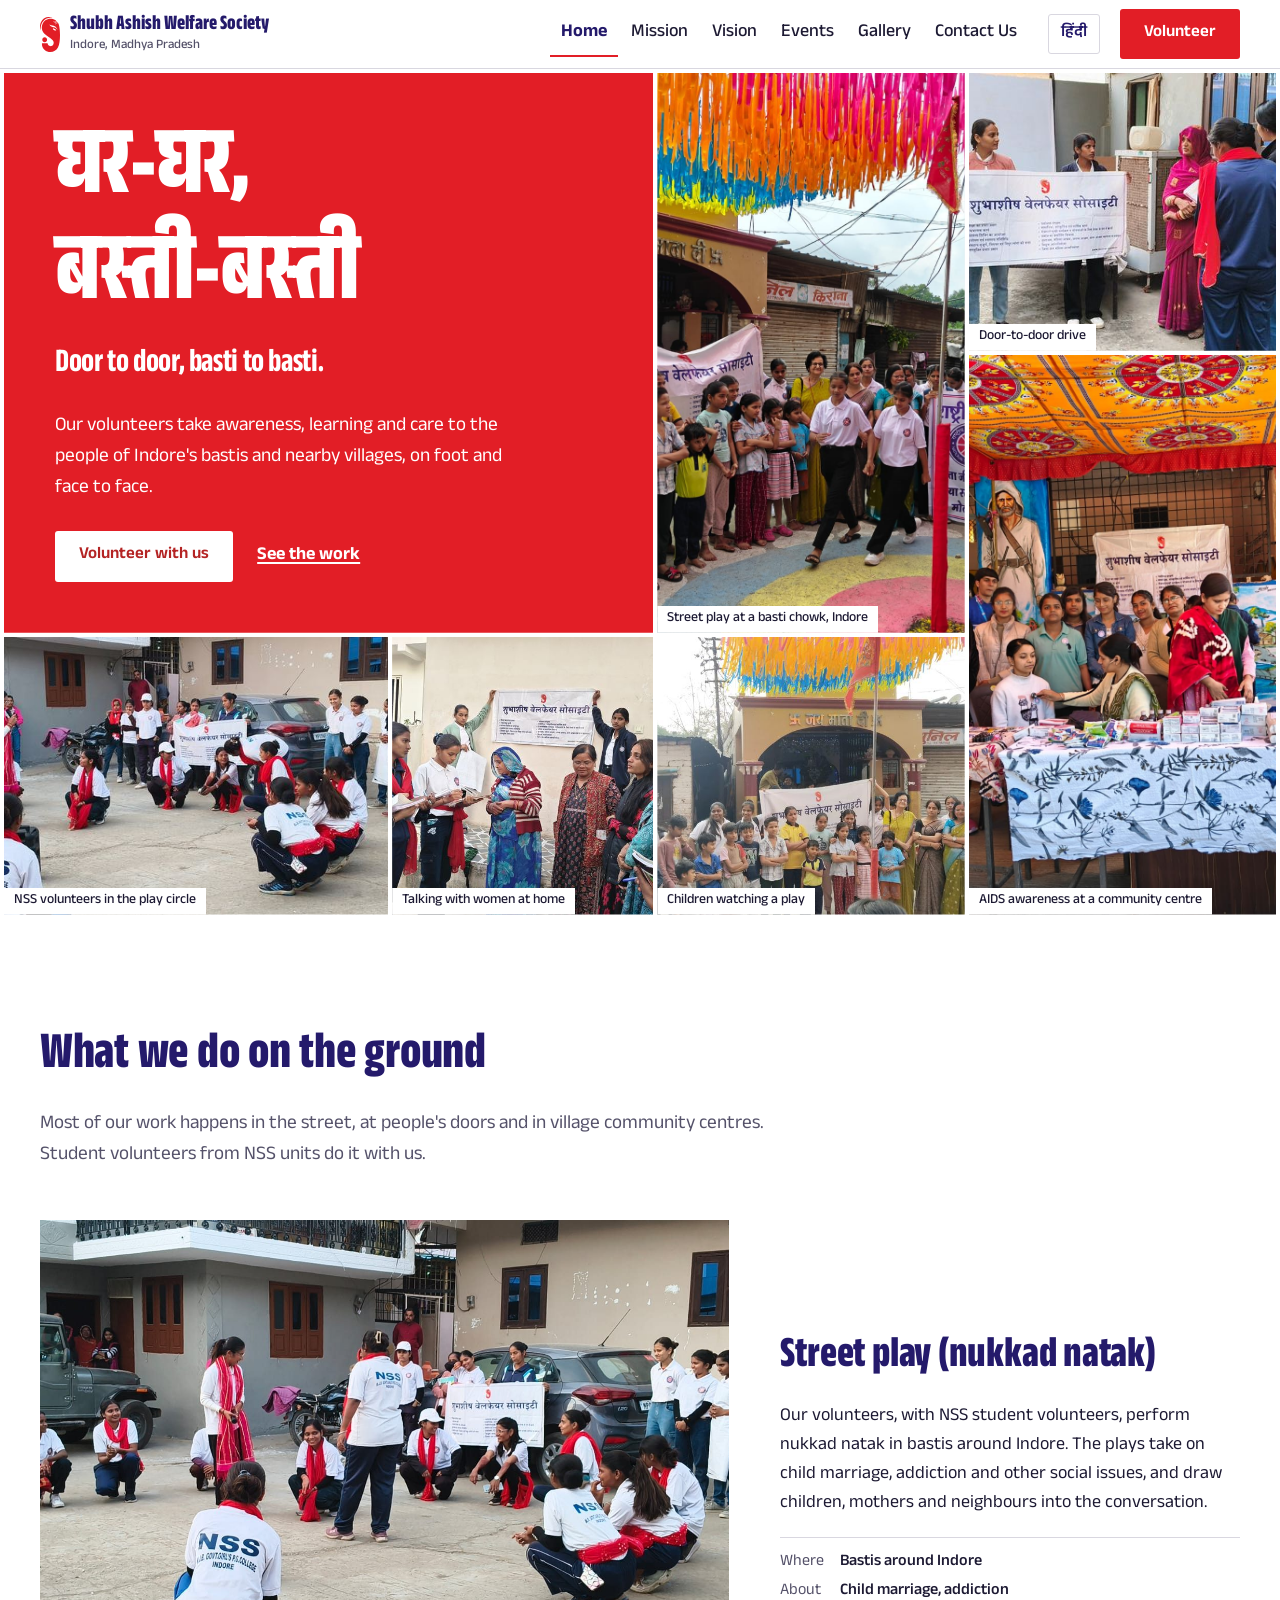
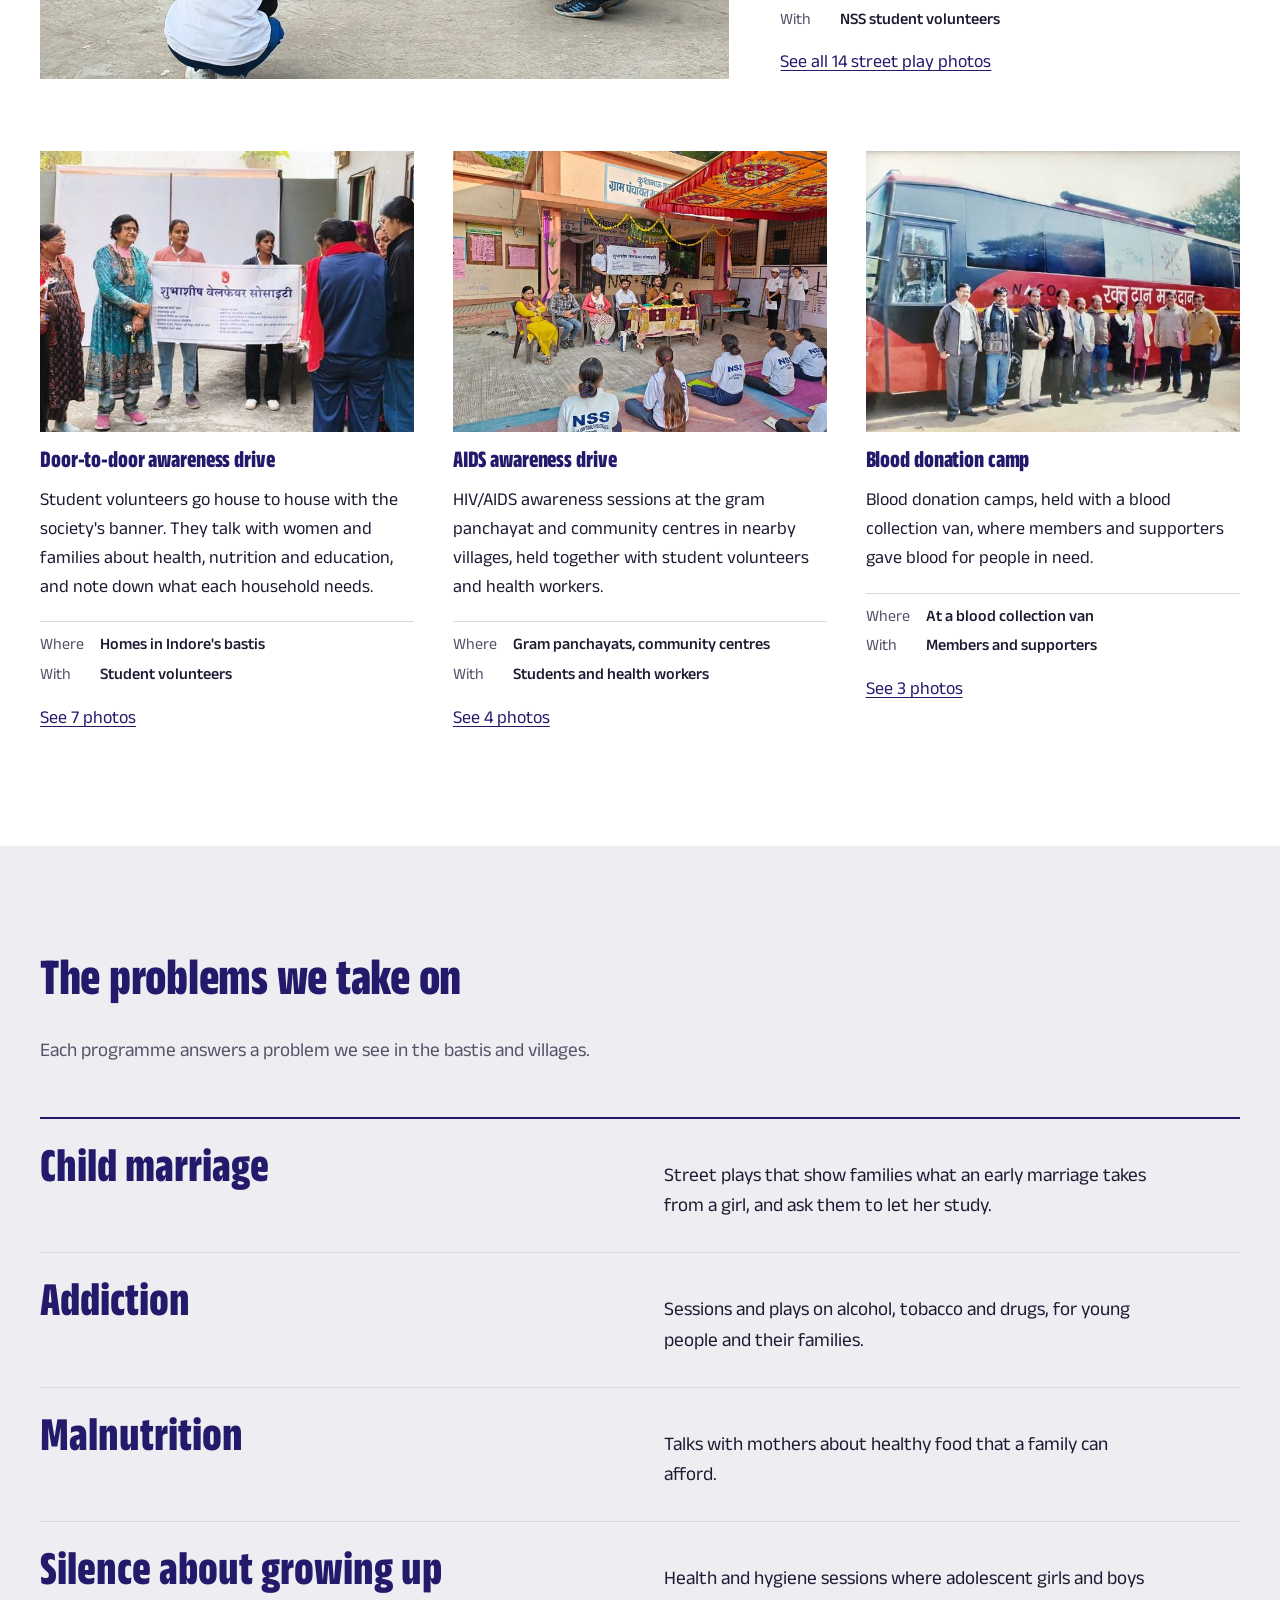
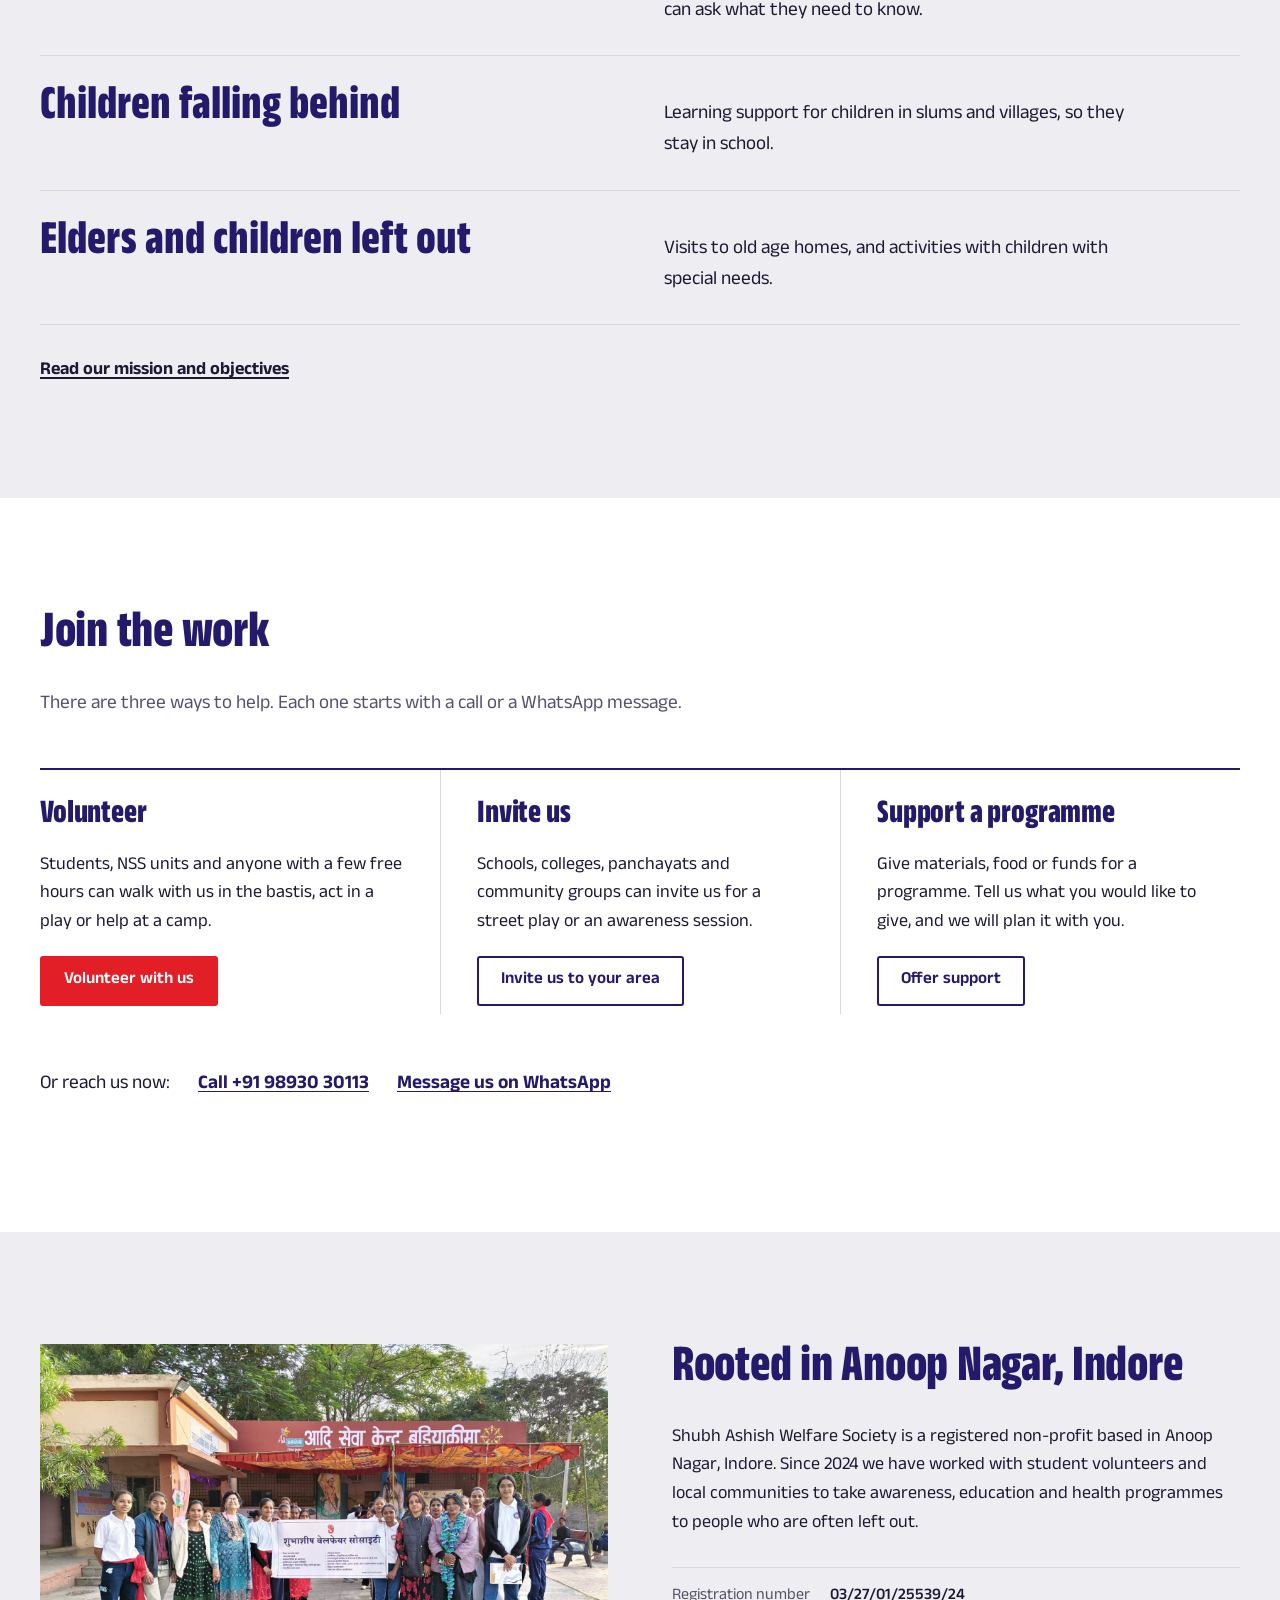
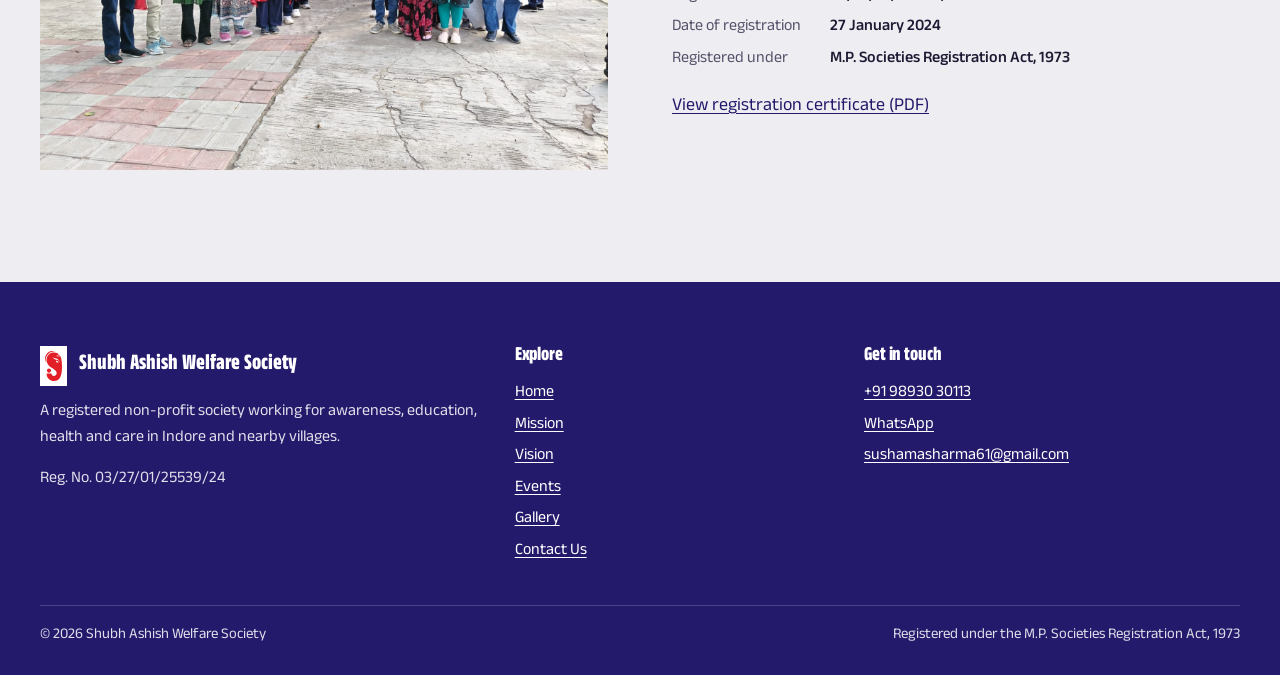
<file: index.html>
<!doctype html>
<html lang="en">
<head>
  <meta charset="utf-8">
  <meta name="viewport" content="width=device-width, initial-scale=1">
  <title data-i18n="title.home">Shubh Ashish Welfare Society | Indore</title>
  <meta name="description" content="Shubh Ashish Welfare Society, Indore: street plays, door-to-door awareness drives, adolescent health, education, nutrition and care in Indore's bastis and nearby villages.">
  <link rel="icon" href="images/logo.svg" type="image/svg+xml">
  <link rel="preconnect" href="https://fonts.googleapis.com">
  <link rel="preconnect" href="https://fonts.gstatic.com" crossorigin>
  <link href="https://fonts.googleapis.com/css2?family=Anek+Devanagari:wdth,wght@75..100,400..800&display=swap" rel="stylesheet">
  <link rel="stylesheet" href="css/style.css">
  <script>
    /* Apply the saved language before the page paints, to avoid a flash of English. */
    (function () {
      var lang = new URLSearchParams(location.search).get("lang");
      try { lang = lang || localStorage.getItem("lang"); } catch (e) {}
      if (lang === "hi") {
        var root = document.documentElement;
        root.lang = "hi";
        root.classList.add("i18n-pending");
        setTimeout(function () { root.classList.remove("i18n-pending"); }, 1500);
      }
    })();
  </script>
  <script src="js/hi.js" defer></script>
  <script src="js/main.js" defer></script>
</head>
<body>
  <a class="skip-link" href="#main" data-i18n="skip">Skip to content</a>
  <header class="site-header">
    <div class="container header-inner">
      <a class="brand" href="index.html">
        <img src="images/logo.svg" alt="" width="20" height="35">
        <span class="brand-name"><span data-i18n="brand.name">Shubh Ashish Welfare Society</span>
          <small data-i18n="brand.place">Indore, Madhya Pradesh</small></span>
      </a>
      <nav class="main-nav" id="main-nav" data-i18n-attr="aria-label:nav.label" aria-label="Main">
        <ul>
          <li><a href="index.html" aria-current="page" data-i18n="nav.home">Home</a></li>
          <li><a href="mission.html" data-i18n="nav.mission">Mission</a></li>
          <li><a href="vision.html" data-i18n="nav.vision">Vision</a></li>
          <li><a href="events.html" data-i18n="nav.events">Events</a></li>
          <li><a href="gallery.html" data-i18n="nav.gallery">Gallery</a></li>
          <li><a href="contact.html" data-i18n="nav.contact">Contact Us</a></li>
        </ul>
      </nav>
      <button class="lang-toggle" type="button" lang="hi" data-i18n="lang.button" data-i18n-attr="aria-label:lang.aria" aria-label="Switch to Hindi">हिंदी</button>
      <a class="btn btn-primary header-cta" href="contact.html?purpose=volunteer" data-i18n="nav.cta">Volunteer</a>
      <button class="nav-toggle" type="button" aria-controls="main-nav" aria-expanded="false" data-i18n-attr="aria-label:nav.menu" aria-label="Menu"><svg viewBox="0 0 24 24" fill="none" stroke="currentColor" stroke-width="2" stroke-linecap="round" stroke-linejoin="round" aria-hidden="true"><path d="M4 6h16M4 12h16M4 18h16"/></svg></button>
    </div>
  </header>

  <main id="main">
    <section class="ground" aria-labelledby="hero-title">
      <div class="ground-call">
        <h1 id="hero-title"><span class="slogan" lang="hi">घर-घर,<br>बस्ती-बस्ती</span>
          <span class="slogan-sub" data-i18n="hero.sub">Door to door, basti to basti.</span></h1>
        <p class="lead" data-i18n="hero.lead">Our volunteers take awareness, learning and care to the people of Indore's bastis and nearby villages, on foot and face to face.</p>
        <div class="actions">
          <a class="btn btn-light" href="contact.html?purpose=volunteer" data-i18n="hero.cta1">Volunteer with us</a>
          <a class="link-strong" href="#ground-work" data-i18n="hero.cta2">See the work</a>
        </div>
      </div>
      <figure class="tile t1">
        <img src="images/gallery/full/street-awareness-play-07.jpg" width="1600" height="1200" alt="" fetchpriority="high">
        <figcaption data-i18n="tile.1">Street play at a basti chowk, Indore</figcaption>
      </figure>
      <figure class="tile t2">
        <img src="images/gallery/thumb/awareness-drive-02.jpg" width="640" height="360" alt="">
        <figcaption data-i18n="tile.2">Door-to-door drive</figcaption>
      </figure>
      <figure class="tile t3">
        <img src="images/gallery/full/AIDS-awareness-drive-03.jpg" width="1600" height="1200" alt="">
        <figcaption data-i18n="tile.3">AIDS awareness at a community centre</figcaption>
      </figure>
      <figure class="tile t4">
        <img src="images/gallery/thumb/street-awareness-play-10.jpg" width="640" height="360" alt="">
        <figcaption data-i18n="tile.4">NSS volunteers in the play circle</figcaption>
      </figure>
      <figure class="tile t5">
        <img src="images/gallery/thumb/awareness-drive-05.jpg" width="640" height="480" alt="">
        <figcaption data-i18n="tile.5">Talking with women at home</figcaption>
      </figure>
      <figure class="tile t6">
        <img src="images/gallery/thumb/street-awareness-play-02.jpg" width="640" height="480" alt="">
        <figcaption data-i18n="tile.6">Children watching a play</figcaption>
      </figure>
    </section>

    <section class="section" id="ground-work">
      <div class="container">
        <div class="section-head">
          <h2 data-i18n="home.work.title">What we do on the ground</h2>
          <p data-i18n="home.work.intro">Most of our work happens in the street, at people's doors and in village community centres. Student volunteers from NSS units do it with us.</p>
        </div>

        <article class="field-feature">
          <img src="images/gallery/full/street-awareness-play-11.jpg" width="1599" height="899" loading="lazy"
               data-i18n-attr="alt:home.f.street.alt" alt="Volunteers in red scarves crouch in a circle on the street, performing a play">
          <div>
            <h3 data-i18n="cat.street">Street play (nukkad natak)</h3>
            <p data-i18n="ev.f.street">Our volunteers, with NSS student volunteers, perform nukkad natak in bastis around Indore. The plays take on child marriage, addiction and other social issues, and draw children, mothers and neighbours into the conversation.</p>
            <dl class="facts">
              <dt data-i18n="facts.where">Where</dt><dd data-i18n="f.street.where">Bastis around Indore</dd>
              <dt data-i18n="facts.about">About</dt><dd data-i18n="f.street.about">Child marriage, addiction</dd>
              <dt data-i18n="facts.with">With</dt><dd data-i18n="f.nss">NSS student volunteers</dd>
            </dl>
            <a href="gallery.html#street-play" data-i18n="f.street.link">See all 14 street play photos</a>
          </div>
        </article>

        <div class="field-list">
          <article class="field-item">
            <img src="images/gallery/thumb/awareness-drive-04.jpg" width="640" height="360" loading="lazy"
                 data-i18n-attr="alt:home.f.drive.alt" alt="Volunteers with the society's banner talk with women outside a house">
            <div>
              <h3 data-i18n="cat.drive">Door-to-door awareness drive</h3>
              <p data-i18n="ev.f.drive">Student volunteers go house to house with the society's banner. They talk with women and families about health, nutrition and education, and note down what each household needs.</p>
              <dl class="facts">
                <dt data-i18n="facts.where">Where</dt><dd data-i18n="f.drive.where">Homes in Indore's bastis</dd>
                <dt data-i18n="facts.with">With</dt><dd data-i18n="f.students">Student volunteers</dd>
              </dl>
              <a href="gallery.html#awareness-drive" data-i18n="f.drive.link">See 7 photos</a>
            </div>
          </article>
          <article class="field-item">
            <img src="images/gallery/thumb/AIDS-awareness-drive-01.jpg" width="640" height="480" loading="lazy"
                 data-i18n-attr="alt:home.f.aids.alt" alt="A session under a canopy at a gram panchayat, with NSS volunteers seated in front">
            <div>
              <h3 data-i18n="cat.aids">AIDS awareness drive</h3>
              <p data-i18n="ev.f.aids">HIV/AIDS awareness sessions at the gram panchayat and community centres in nearby villages, held together with student volunteers and health workers.</p>
              <dl class="facts">
                <dt data-i18n="facts.where">Where</dt><dd data-i18n="f.aids.where">Gram panchayats, community centres</dd>
                <dt data-i18n="facts.with">With</dt><dd data-i18n="f.aids.with">Students and health workers</dd>
              </dl>
              <a href="gallery.html#aids-awareness" data-i18n="f.aids.link">See 4 photos</a>
            </div>
          </article>
          <article class="field-item">
            <img src="images/gallery/thumb/blood-donation-drive-02.jpg" width="640" height="443" loading="lazy"
                 data-i18n-attr="alt:home.f.blood.alt" alt="Members stand in front of a blood collection van">
            <div>
              <h3 data-i18n="cat.blood">Blood donation camp</h3>
              <p data-i18n="ev.f.blood">Blood donation camps, held with a blood collection van, where members and supporters gave blood for people in need.</p>
              <dl class="facts">
                <dt data-i18n="facts.where">Where</dt><dd data-i18n="f.blood.where">At a blood collection van</dd>
                <dt data-i18n="facts.with">With</dt><dd data-i18n="f.blood.with">Members and supporters</dd>
              </dl>
              <a href="gallery.html#blood-donation" data-i18n="f.blood.link">See 3 photos</a>
            </div>
          </article>
        </div>
      </div>
    </section>

    <section class="section alt">
      <div class="container">
        <div class="section-head">
          <h2 data-i18n="home.issues.title">The problems we take on</h2>
          <p data-i18n="home.issues.intro">Each programme answers a problem we see in the bastis and villages.</p>
        </div>
        <ul class="issues">
          <li><span class="issue-name" data-i18n="iss.1.t">Child marriage</span>
            <p class="issue-answer" data-i18n="iss.1.d">Street plays that show families what an early marriage takes from a girl, and ask them to let her study.</p></li>
          <li><span class="issue-name" data-i18n="iss.2.t">Addiction</span>
            <p class="issue-answer" data-i18n="iss.2.d">Sessions and plays on alcohol, tobacco and drugs, for young people and their families.</p></li>
          <li><span class="issue-name" data-i18n="iss.3.t">Malnutrition</span>
            <p class="issue-answer" data-i18n="iss.3.d">Talks with mothers about healthy food that a family can afford.</p></li>
          <li><span class="issue-name" data-i18n="iss.4.t">Silence about growing up</span>
            <p class="issue-answer" data-i18n="iss.4.d">Health and hygiene sessions where adolescent girls and boys can ask what they need to know.</p></li>
          <li><span class="issue-name" data-i18n="iss.5.t">Children falling behind</span>
            <p class="issue-answer" data-i18n="iss.5.d">Learning support for children in slums and villages, so they stay in school.</p></li>
          <li><span class="issue-name" data-i18n="iss.6.t">Elders and children left out</span>
            <p class="issue-answer" data-i18n="iss.6.d">Visits to old age homes, and activities with children with special needs.</p></li>
        </ul>
        <p style="margin:32px 0 0"><a class="link-strong" href="mission.html" data-i18n="home.issues.more">Read our mission and objectives</a></p>
      </div>
    </section>

    <section class="section" id="join">
      <div class="container">
        <div class="section-head">
          <h2 data-i18n="home.join.title">Join the work</h2>
          <p data-i18n="home.join.intro">There are three ways to help. Each one starts with a call or a WhatsApp message.</p>
        </div>
        <div class="join">
          <div class="join-way">
            <h3 data-i18n="join.v.t">Volunteer</h3>
            <p data-i18n="join.v.d">Students, NSS units and anyone with a few free hours can walk with us in the bastis, act in a play or help at a camp.</p>
            <a class="btn btn-primary" href="contact.html?purpose=volunteer" data-i18n="hero.cta1">Volunteer with us</a>
          </div>
          <div class="join-way">
            <h3 data-i18n="join.i.t">Invite us</h3>
            <p data-i18n="join.i.d">Schools, colleges, panchayats and community groups can invite us for a street play or an awareness session.</p>
            <a class="btn btn-outline" href="contact.html?purpose=event" data-i18n="join.i.b">Invite us to your area</a>
          </div>
          <div class="join-way">
            <h3 data-i18n="join.s.t">Support a programme</h3>
            <p data-i18n="join.s.d">Give materials, food or funds for a programme. Tell us what you would like to give, and we will plan it with you.</p>
            <a class="btn btn-outline" href="contact.html?purpose=support" data-i18n="join.s.b">Offer support</a>
          </div>
        </div>
        <p class="join-direct"><span data-i18n="join.direct">Or reach us now:</span>
          <a href="tel:+919893030113"><span data-i18n="join.call">Call</span> +91 98930 30113</a>
          <a href="https://wa.me/919893030113" target="_blank" rel="noopener" data-i18n="contact.wa">Message us on WhatsApp</a></p>
      </div>
    </section>

    <section class="section alt">
      <div class="container roots">
        <img src="images/gallery/full/AIDS-awareness-drive-02.jpg" width="1600" height="1200" loading="lazy"
             data-i18n-attr="alt:home.about.alt" alt="Society members and student volunteers with the Shubh Ashish banner">
        <div>
          <h2 data-i18n="home.roots.title">Rooted in Anoop Nagar, Indore</h2>
          <p class="measure" data-i18n="home.about.p1">Shubh Ashish Welfare Society is a registered non-profit based in Anoop Nagar, Indore. Since 2024 we have worked with student volunteers and local communities to take awareness, education and health programmes to people who are often left out.</p>
          <dl class="reg-list">
            <dt data-i18n="reg.no.l">Registration number</dt><dd>03/27/01/25539/24</dd>
            <dt data-i18n="reg.date.l">Date of registration</dt><dd data-i18n="reg.date.v">27 January 2024</dd>
            <dt data-i18n="reg.act.l">Registered under</dt><dd data-i18n="reg.act.short">M.P. Societies Registration Act, 1973</dd>
          </dl>
          <p style="margin:20px 0 0"><a href="docs/registration-certificate.pdf" target="_blank" rel="noopener" data-i18n="reg.download">View registration certificate (PDF)</a></p>
        </div>
      </div>
    </section>
  </main>

  <footer class="site-footer">
    <div class="container">
      <div class="footer-grid">
        <div>
          <div class="footer-brand"><img src="images/logo.svg" alt="" width="23" height="40"><span data-i18n="brand.name">Shubh Ashish Welfare Society</span></div>
          <p data-i18n="footer.about">A registered non-profit society working for awareness, education, health and care in Indore and nearby villages.</p>
          <p><span data-i18n="reg.short">Reg. No.</span> 03/27/01/25539/24</p>
        </div>
        <div>
          <h3 data-i18n="footer.links">Explore</h3>
          <ul>
            <li><a href="index.html" data-i18n="nav.home">Home</a></li>
            <li><a href="mission.html" data-i18n="nav.mission">Mission</a></li>
            <li><a href="vision.html" data-i18n="nav.vision">Vision</a></li>
            <li><a href="events.html" data-i18n="nav.events">Events</a></li>
            <li><a href="gallery.html" data-i18n="nav.gallery">Gallery</a></li>
            <li><a href="contact.html" data-i18n="nav.contact">Contact Us</a></li>
          </ul>
        </div>
        <div>
          <h3 data-i18n="footer.contact">Get in touch</h3>
          <ul>
            <li><a href="tel:+919893030113">+91 98930 30113</a></li>
            <li><a href="https://wa.me/919893030113" target="_blank" rel="noopener">WhatsApp</a></li>
            <li><a href="mailto:sushamasharma61@gmail.com">sushamasharma61@gmail.com</a></li>
          </ul>
        </div>
      </div>
      <div class="footer-bottom">
        <span>&copy; <span data-year></span> <span data-i18n="brand.name">Shubh Ashish Welfare Society</span></span>
        <span data-i18n="footer.act">Registered under the M.P. Societies Registration Act, 1973</span>
      </div>
    </div>
  </footer>
</body>
</html>
</file>
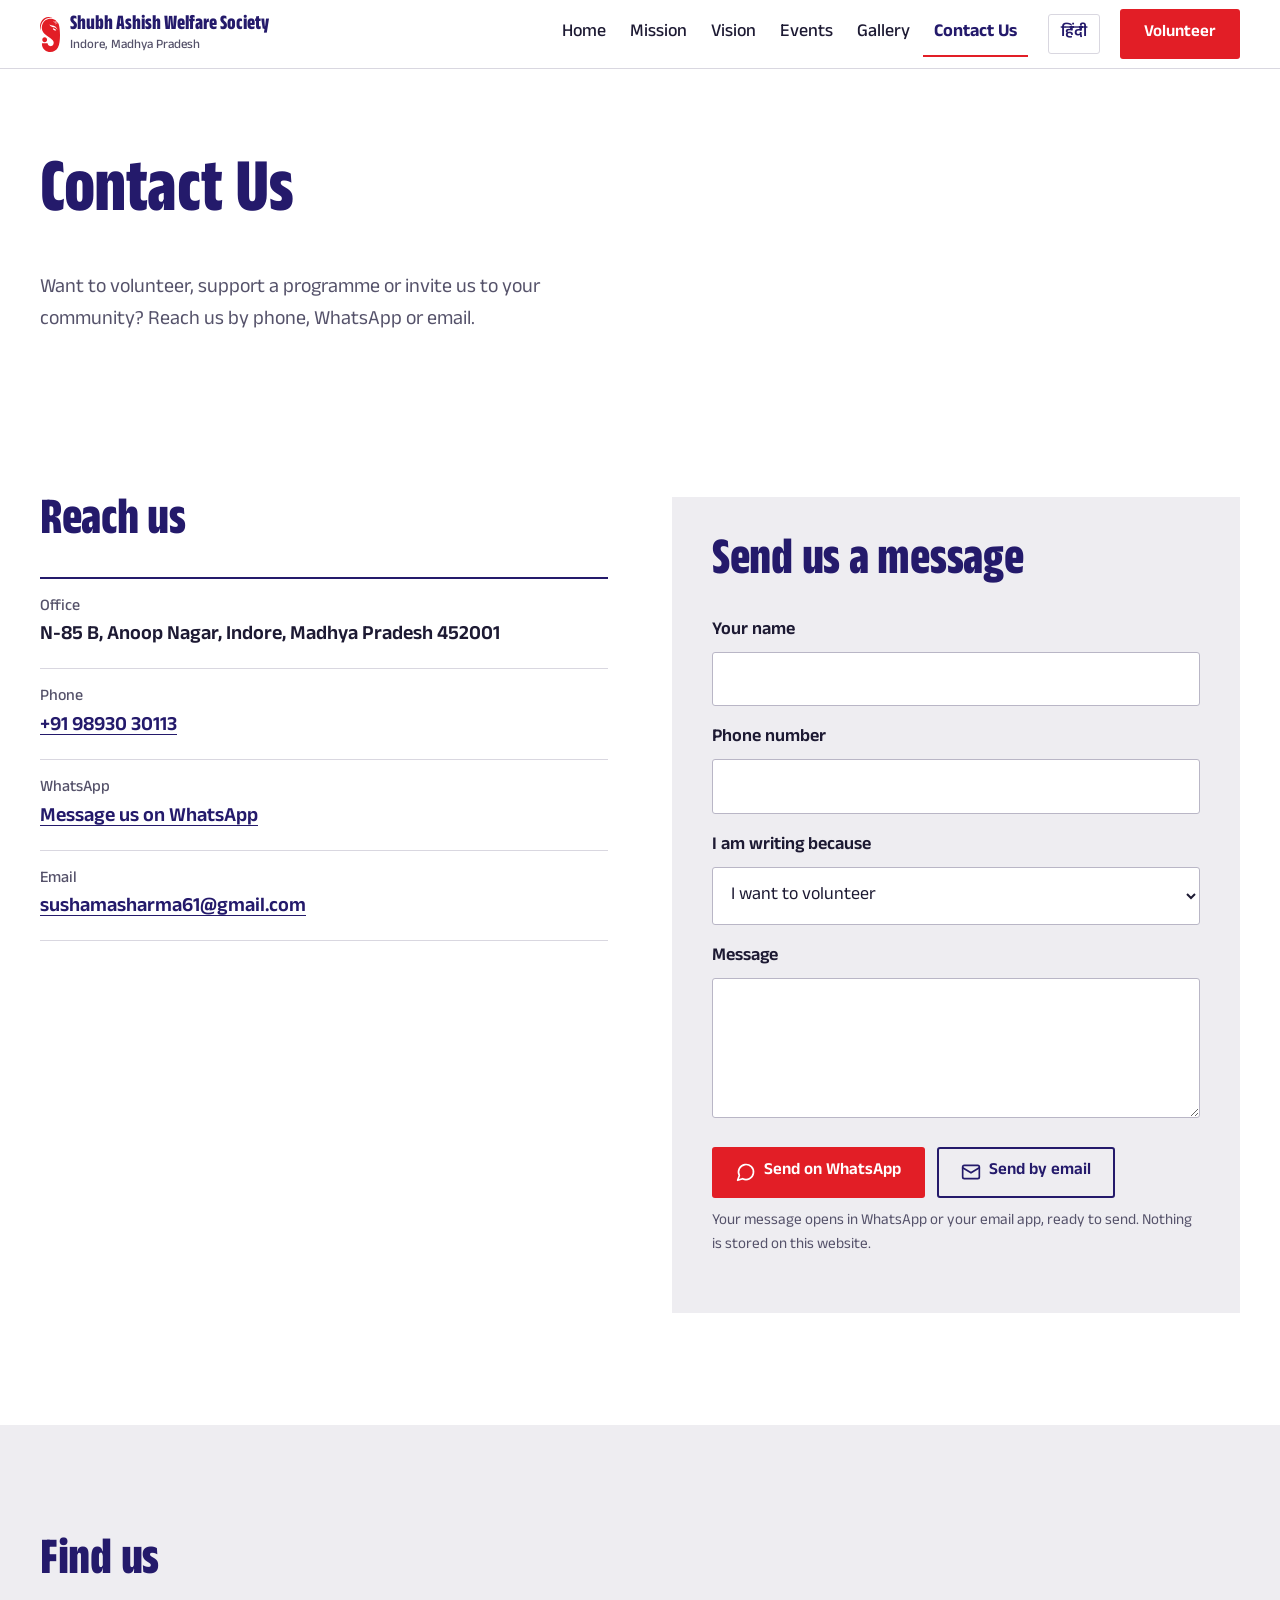
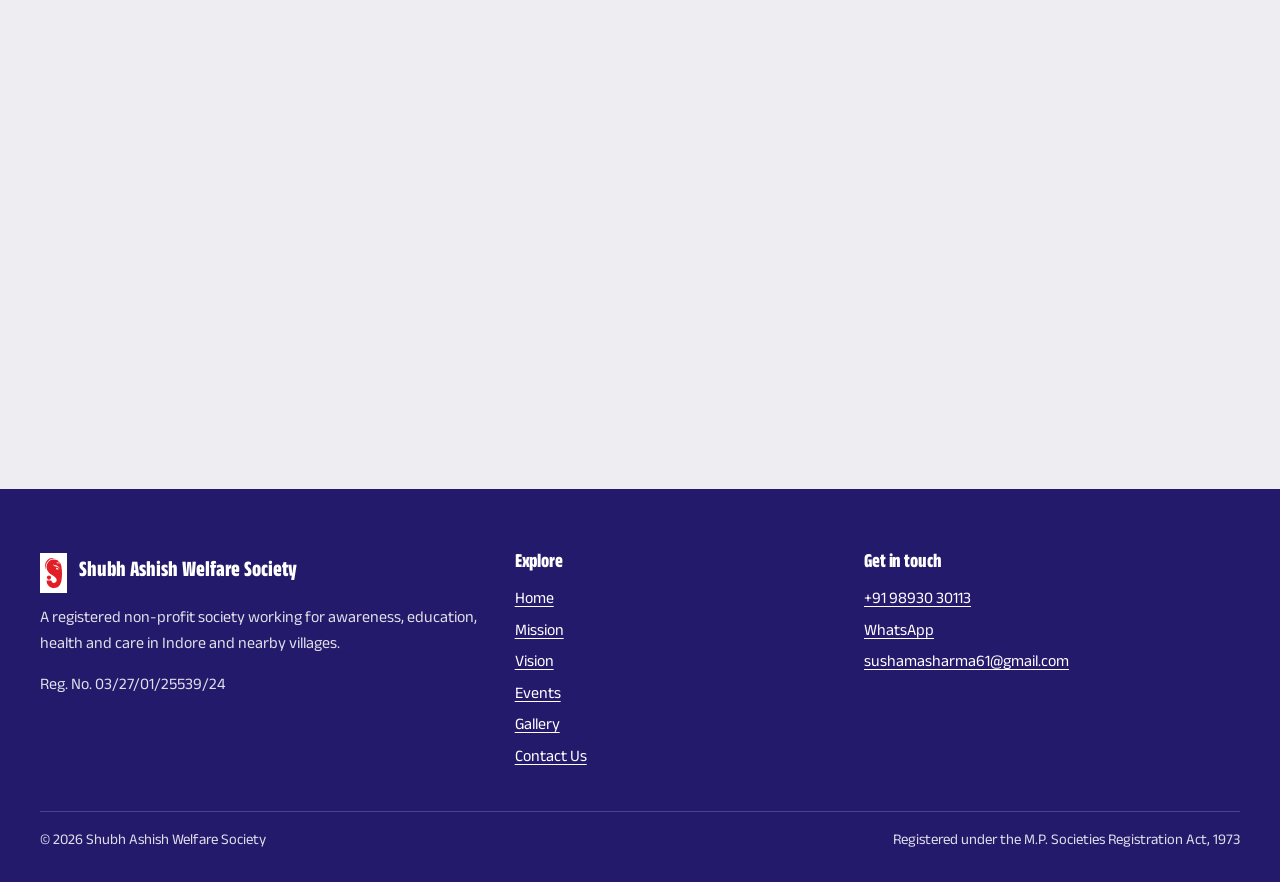
<file: contact.html>
<!doctype html>
<html lang="en">
<head>
  <meta charset="utf-8">
  <meta name="viewport" content="width=device-width, initial-scale=1">
  <title data-i18n="title.contact">Contact Us | Shubh Ashish Welfare Society</title>
  <meta name="description" content="Contact Shubh Ashish Welfare Society, N-85 B Anoop Nagar, Indore.">
  <link rel="icon" href="images/logo.svg" type="image/svg+xml">
  <link rel="preconnect" href="https://fonts.googleapis.com">
  <link rel="preconnect" href="https://fonts.gstatic.com" crossorigin>
  <link href="https://fonts.googleapis.com/css2?family=Anek+Devanagari:wdth,wght@75..100,400..800&display=swap" rel="stylesheet">
  <link rel="stylesheet" href="css/style.css">
  <script>
    /* Apply the saved language before the page paints, to avoid a flash of English. */
    (function () {
      var lang = new URLSearchParams(location.search).get("lang");
      try { lang = lang || localStorage.getItem("lang"); } catch (e) {}
      if (lang === "hi") {
        var root = document.documentElement;
        root.lang = "hi";
        root.classList.add("i18n-pending");
        setTimeout(function () { root.classList.remove("i18n-pending"); }, 1500);
      }
    })();
  </script>
  <script src="js/hi.js" defer></script>
  <script src="js/main.js" defer></script>
</head>
<body>
  <a class="skip-link" href="#main" data-i18n="skip">Skip to content</a>
  <header class="site-header">
    <div class="container header-inner">
      <a class="brand" href="index.html">
        <img src="images/logo.svg" alt="" width="20" height="35">
        <span class="brand-name"><span data-i18n="brand.name">Shubh Ashish Welfare Society</span>
          <small data-i18n="brand.place">Indore, Madhya Pradesh</small></span>
      </a>
      <nav class="main-nav" id="main-nav" data-i18n-attr="aria-label:nav.label" aria-label="Main">
        <ul>
          <li><a href="index.html" data-i18n="nav.home">Home</a></li>
          <li><a href="mission.html" data-i18n="nav.mission">Mission</a></li>
          <li><a href="vision.html" data-i18n="nav.vision">Vision</a></li>
          <li><a href="events.html" data-i18n="nav.events">Events</a></li>
          <li><a href="gallery.html" data-i18n="nav.gallery">Gallery</a></li>
          <li><a href="contact.html" aria-current="page" data-i18n="nav.contact">Contact Us</a></li>
        </ul>
      </nav>
      <button class="lang-toggle" type="button" lang="hi" data-i18n="lang.button" data-i18n-attr="aria-label:lang.aria" aria-label="Switch to Hindi">हिंदी</button>
      <a class="btn btn-primary header-cta" href="contact.html?purpose=volunteer" data-i18n="nav.cta">Volunteer</a>
      <button class="nav-toggle" type="button" aria-controls="main-nav" aria-expanded="false" data-i18n-attr="aria-label:nav.menu" aria-label="Menu"><svg viewBox="0 0 24 24" fill="none" stroke="currentColor" stroke-width="2" stroke-linecap="round" stroke-linejoin="round" aria-hidden="true"><path d="M4 6h16M4 12h16M4 18h16"/></svg></button>
    </div>
  </header>

  <main id="main">
    <section class="page-head">
      <div class="container">
        <h1 data-i18n="contact.title">Contact Us</h1>
        <p data-i18n="contact.intro">Want to volunteer, support a programme or invite us to your community? Reach us by phone, WhatsApp or email.</p>
      </div>
    </section>

    <section class="section">
      <div class="container split" style="align-items:start">
        <div>
          <h2 data-i18n="contact.reach">Reach us</h2>
          <ul class="contact-list">
            <li><div><strong data-i18n="contact.office">Office</strong>
              <span data-i18n="addr.full">N-85 B, Anoop Nagar, Indore, Madhya Pradesh 452001</span></div></li>
            <li><div><strong data-i18n="contact.phone">Phone</strong>
              <a href="tel:+919893030113">+91 98930 30113</a></div></li>
            <li><div><strong>WhatsApp</strong>
              <a href="https://wa.me/919893030113" target="_blank" rel="noopener" data-i18n="contact.wa">Message us on WhatsApp</a></div></li>
            <li><div><strong data-i18n="contact.email">Email</strong>
              <a href="mailto:sushamasharma61@gmail.com">sushamasharma61@gmail.com</a></div></li>
          </ul>
        </div>

        <div class="form-panel">
          <h2 data-i18n="form.title">Send us a message</h2>
          <form id="contact-form" data-email="sushamasharma61@gmail.com" data-phone="919893030113" novalidate>
            <div class="field">
              <label for="f-name" data-i18n="form.name">Your name</label>
              <input id="f-name" name="name" required autocomplete="name">
            </div>
            <div class="field">
              <label for="f-phone" data-i18n="form.phone">Phone number</label>
              <input id="f-phone" name="phone" type="tel" autocomplete="tel" inputmode="tel">
            </div>
            <div class="field">
              <label for="f-purpose" data-i18n="form.purpose">I am writing because</label>
              <select id="f-purpose" name="purpose">
                <option value="volunteer" data-i18n="form.p.volunteer">I want to volunteer</option>
                <option value="support" data-i18n="form.p.support">I want to donate or support</option>
                <option value="partner" data-i18n="form.p.partner">Partner with us (school, college, organisation)</option>
                <option value="event" data-i18n="form.p.event">Invite us for a programme</option>
                <option value="other" data-i18n="form.p.other">Something else</option>
              </select>
            </div>
            <div class="field">
              <label for="f-msg" data-i18n="form.msg">Message</label>
              <textarea id="f-msg" name="message" required></textarea>
            </div>
            <div class="form-actions">
              <button class="btn btn-primary" type="submit" data-send="whatsapp"><svg viewBox="0 0 24 24" fill="none" stroke="currentColor" stroke-width="2" stroke-linecap="round" stroke-linejoin="round" aria-hidden="true" width="20" height="20"><path d="M7.9 20A9 9 0 1 0 4 16.1L2 22Z"/></svg><span data-i18n="form.wa">Send on WhatsApp</span></button>
              <button class="btn btn-outline" type="submit" data-send="email"><svg viewBox="0 0 24 24" fill="none" stroke="currentColor" stroke-width="2" stroke-linecap="round" stroke-linejoin="round" aria-hidden="true" width="20" height="20"><rect x="2" y="4" width="20" height="16" rx="2"/><path d="m22 7-10 6L2 7"/></svg><span data-i18n="form.mail">Send by email</span></button>
            </div>
            <p class="form-note" data-i18n="form.note">Your message opens in WhatsApp or your email app, ready to send. Nothing is stored on this website.</p>
            <p class="form-note form-error" id="form-error" role="alert" hidden data-i18n="form.error">Please enter your name and a message.</p>
          </form>
        </div>
      </div>
    </section>

    <section class="section alt">
      <div class="container">
        <h2 data-i18n="contact.find">Find us</h2>
        <iframe class="map-frame" loading="lazy" referrerpolicy="no-referrer-when-downgrade"
                data-i18n-attr="title:contact.map" title="Map showing the society office in Anoop Nagar, Indore"
                src="https://maps.google.com/maps?q=22.733110,75.892649&amp;z=17&amp;output=embed"></iframe>
      </div>
    </section>
  </main>

  <footer class="site-footer">
    <div class="container">
      <div class="footer-grid">
        <div>
          <div class="footer-brand"><img src="images/logo.svg" alt="" width="23" height="40"><span data-i18n="brand.name">Shubh Ashish Welfare Society</span></div>
          <p data-i18n="footer.about">A registered non-profit society working for awareness, education, health and care in Indore and nearby villages.</p>
          <p><span data-i18n="reg.short">Reg. No.</span> 03/27/01/25539/24</p>
        </div>
        <div>
          <h3 data-i18n="footer.links">Explore</h3>
          <ul>
            <li><a href="index.html" data-i18n="nav.home">Home</a></li>
            <li><a href="mission.html" data-i18n="nav.mission">Mission</a></li>
            <li><a href="vision.html" data-i18n="nav.vision">Vision</a></li>
            <li><a href="events.html" data-i18n="nav.events">Events</a></li>
            <li><a href="gallery.html" data-i18n="nav.gallery">Gallery</a></li>
            <li><a href="contact.html" data-i18n="nav.contact">Contact Us</a></li>
          </ul>
        </div>
        <div>
          <h3 data-i18n="footer.contact">Get in touch</h3>
          <ul>
            <li><a href="tel:+919893030113">+91 98930 30113</a></li>
            <li><a href="https://wa.me/919893030113" target="_blank" rel="noopener">WhatsApp</a></li>
            <li><a href="mailto:sushamasharma61@gmail.com">sushamasharma61@gmail.com</a></li>
          </ul>
        </div>
      </div>
      <div class="footer-bottom">
        <span>&copy; <span data-year></span> <span data-i18n="brand.name">Shubh Ashish Welfare Society</span></span>
        <span data-i18n="footer.act">Registered under the M.P. Societies Registration Act, 1973</span>
      </div>
    </div>
  </footer>
</body>
</html>
</file>
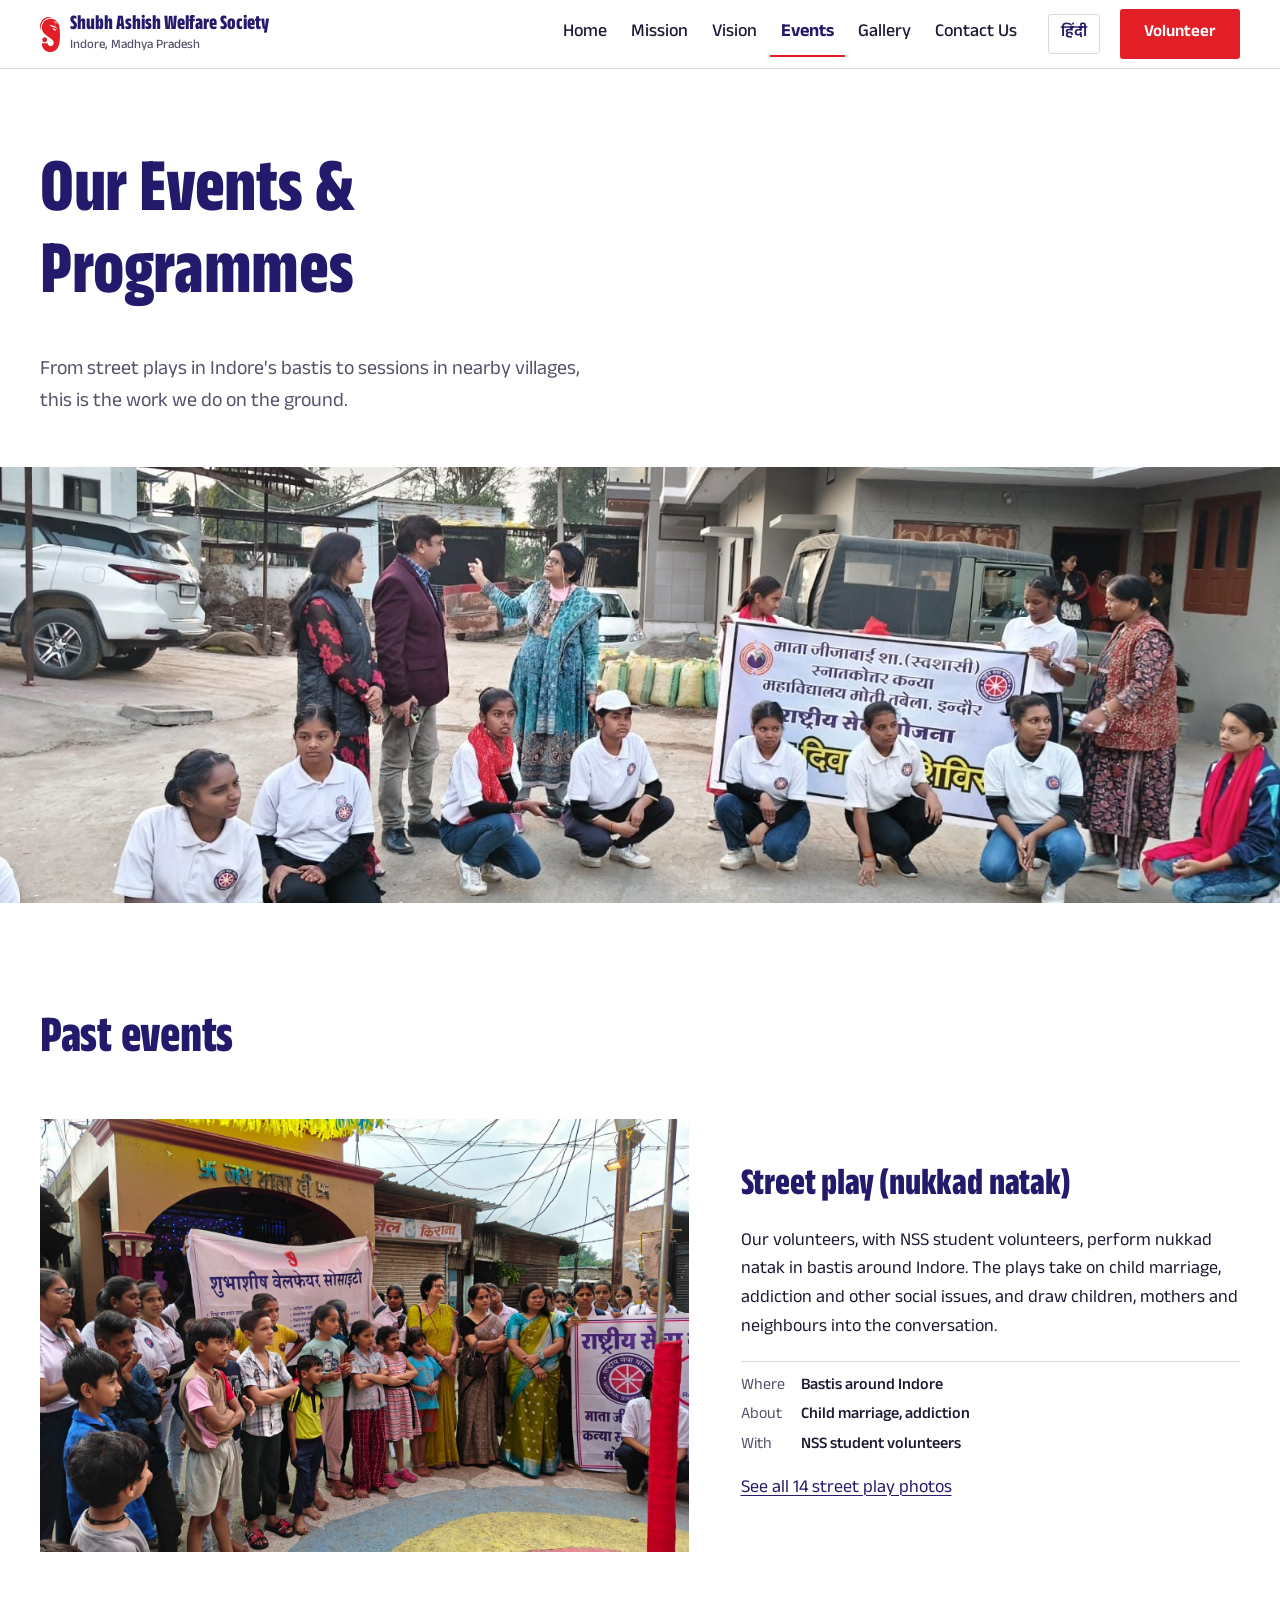
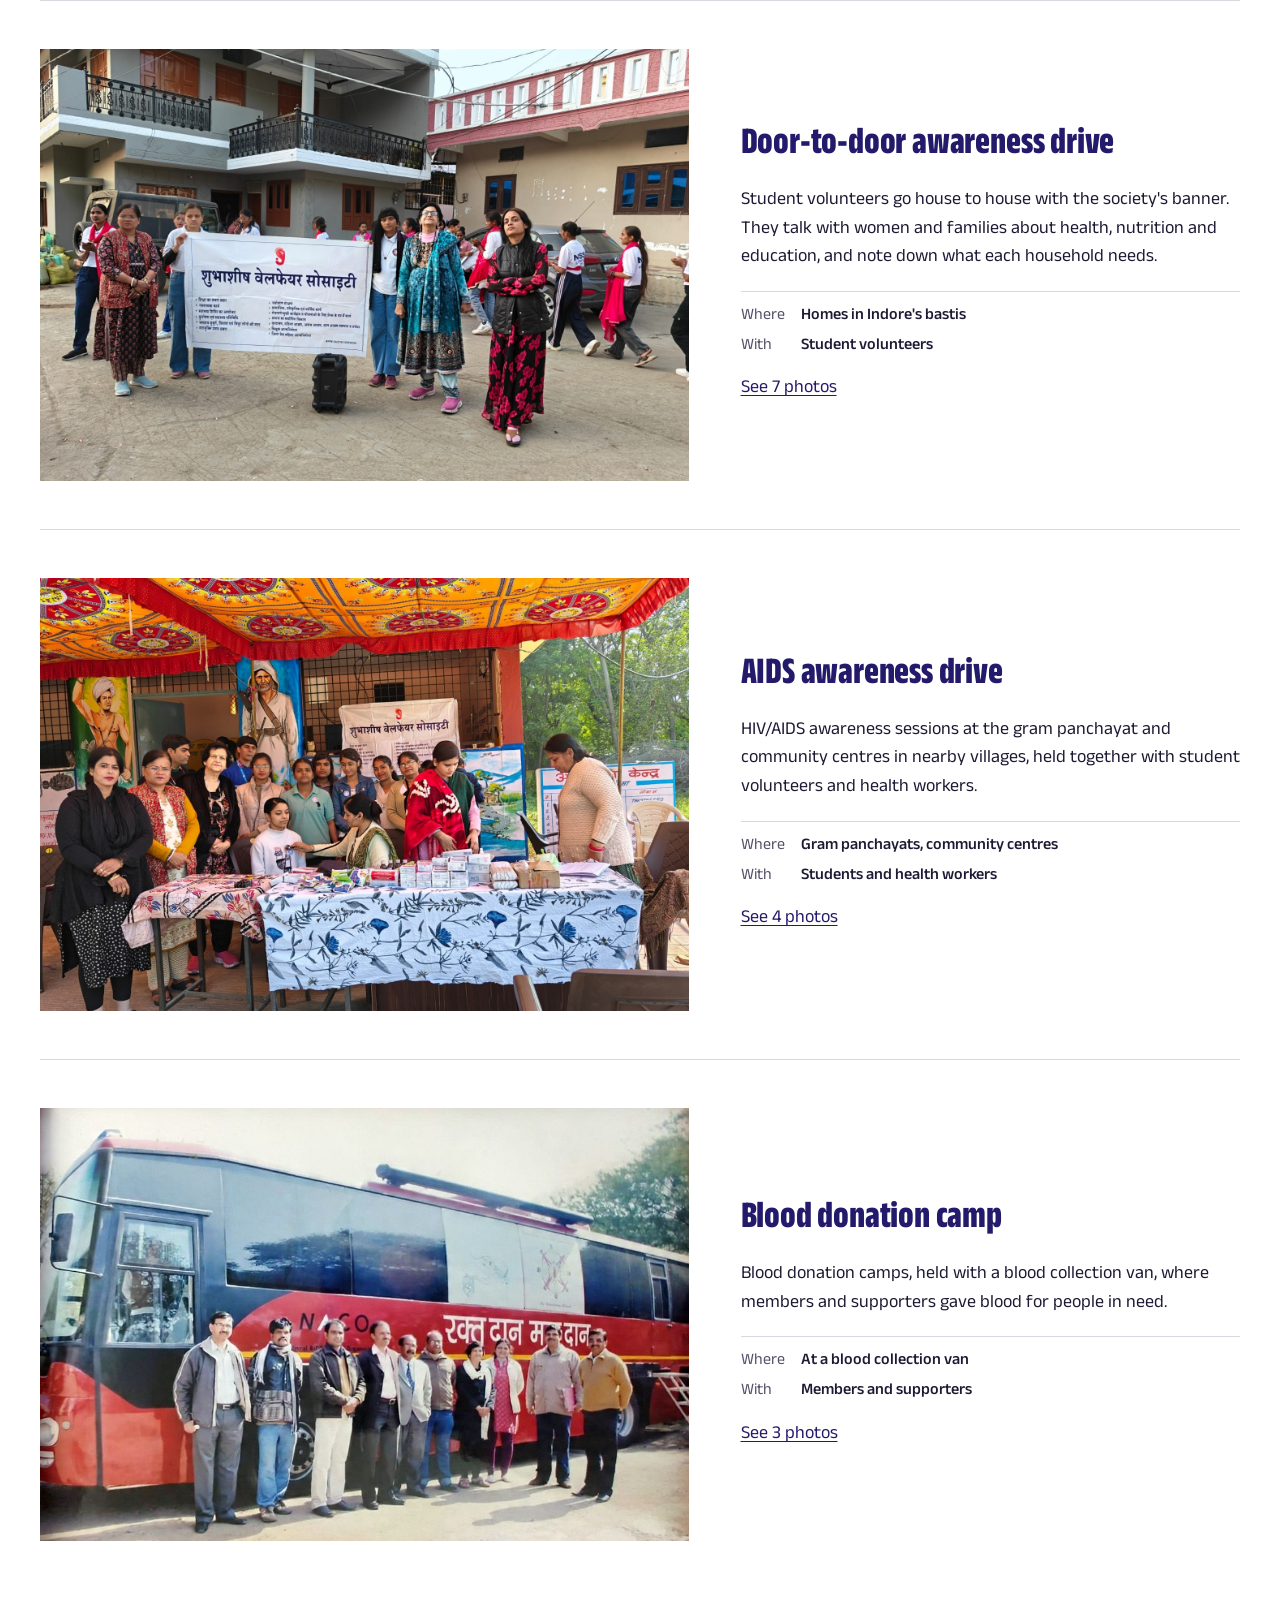
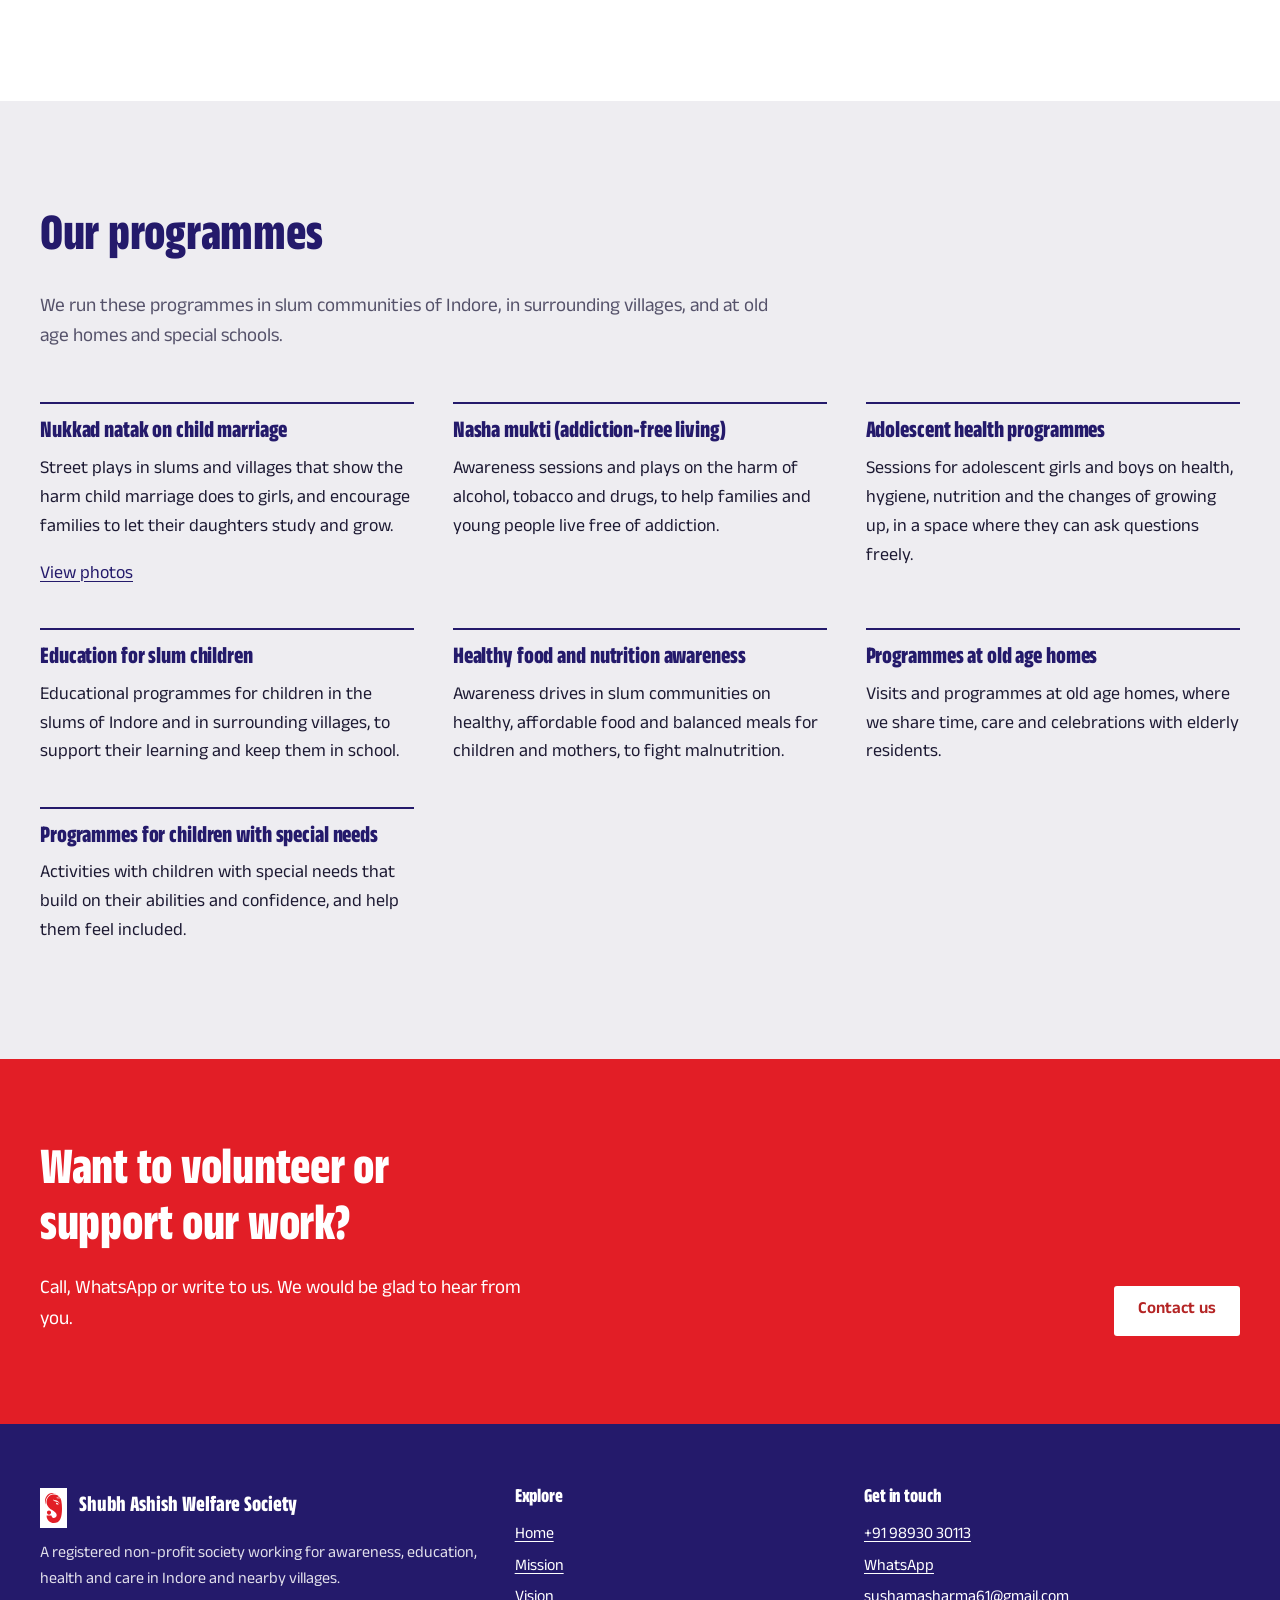
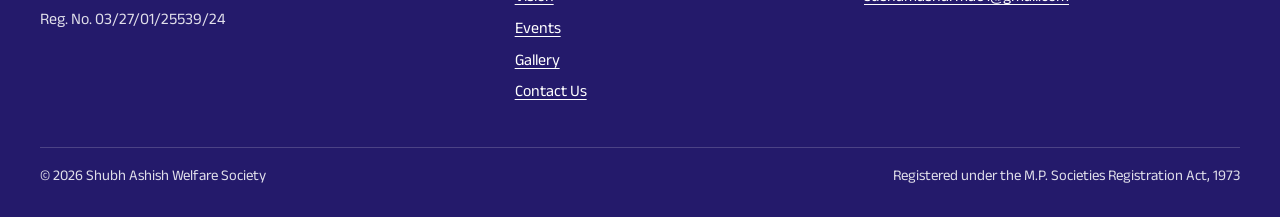
<file: events.html>
<!doctype html>
<html lang="en">
<head>
  <meta charset="utf-8">
  <meta name="viewport" content="width=device-width, initial-scale=1">
  <title data-i18n="title.events">Events | Shubh Ashish Welfare Society</title>
  <meta name="description" content="Street plays, nasha mukti, adolescent health, education, nutrition, old age home and special needs programmes by Shubh Ashish Welfare Society.">
  <link rel="icon" href="images/logo.svg" type="image/svg+xml">
  <link rel="preconnect" href="https://fonts.googleapis.com">
  <link rel="preconnect" href="https://fonts.gstatic.com" crossorigin>
  <link href="https://fonts.googleapis.com/css2?family=Anek+Devanagari:wdth,wght@75..100,400..800&display=swap" rel="stylesheet">
  <link rel="stylesheet" href="css/style.css">
  <script>
    /* Apply the saved language before the page paints, to avoid a flash of English. */
    (function () {
      var lang = new URLSearchParams(location.search).get("lang");
      try { lang = lang || localStorage.getItem("lang"); } catch (e) {}
      if (lang === "hi") {
        var root = document.documentElement;
        root.lang = "hi";
        root.classList.add("i18n-pending");
        setTimeout(function () { root.classList.remove("i18n-pending"); }, 1500);
      }
    })();
  </script>
  <script src="js/hi.js" defer></script>
  <script src="js/main.js" defer></script>
</head>
<body>
  <a class="skip-link" href="#main" data-i18n="skip">Skip to content</a>
  <header class="site-header">
    <div class="container header-inner">
      <a class="brand" href="index.html">
        <img src="images/logo.svg" alt="" width="20" height="35">
        <span class="brand-name"><span data-i18n="brand.name">Shubh Ashish Welfare Society</span>
          <small data-i18n="brand.place">Indore, Madhya Pradesh</small></span>
      </a>
      <nav class="main-nav" id="main-nav" data-i18n-attr="aria-label:nav.label" aria-label="Main">
        <ul>
          <li><a href="index.html" data-i18n="nav.home">Home</a></li>
          <li><a href="mission.html" data-i18n="nav.mission">Mission</a></li>
          <li><a href="vision.html" data-i18n="nav.vision">Vision</a></li>
          <li><a href="events.html" aria-current="page" data-i18n="nav.events">Events</a></li>
          <li><a href="gallery.html" data-i18n="nav.gallery">Gallery</a></li>
          <li><a href="contact.html" data-i18n="nav.contact">Contact Us</a></li>
        </ul>
      </nav>
      <button class="lang-toggle" type="button" lang="hi" data-i18n="lang.button" data-i18n-attr="aria-label:lang.aria" aria-label="Switch to Hindi">हिंदी</button>
      <a class="btn btn-primary header-cta" href="contact.html?purpose=volunteer" data-i18n="nav.cta">Volunteer</a>
      <button class="nav-toggle" type="button" aria-controls="main-nav" aria-expanded="false" data-i18n-attr="aria-label:nav.menu" aria-label="Menu"><svg viewBox="0 0 24 24" fill="none" stroke="currentColor" stroke-width="2" stroke-linecap="round" stroke-linejoin="round" aria-hidden="true"><path d="M4 6h16M4 12h16M4 18h16"/></svg></button>
    </div>
  </header>

  <main id="main">
    <section class="page-head">
      <div class="container">
        <h1 data-i18n="events.title">Our Events & Programmes</h1>
        <p data-i18n="events.intro">From street plays in Indore's bastis to sessions in nearby villages, this is the work we do on the ground.</p>
      </div>
    </section>
    <div class="page-band"><img src="images/gallery/full/street-awareness-play-13.jpg" width="1600" height="1200" data-i18n-attr="alt:band.events" alt="Volunteers crouch on the road during a street play while neighbours watch"></div>

    <section class="section">
      <div class="container">
        <div class="section-head">
          <h2 data-i18n="events.recent.title">Past events</h2>
        </div>
        <div class="event-rows">
          <article class="event-row">
            <img src="images/gallery/full/street-awareness-play-05.jpg" alt="" loading="lazy" width="1600" height="1200">
            <div>
              <h3 data-i18n="cat.street">Street play (nukkad natak)</h3>
              <p data-i18n="ev.f.street">Our volunteers, with NSS student volunteers, perform nukkad natak in bastis around Indore. The plays take on child marriage, addiction and other social issues, and draw children, mothers and neighbours into the conversation.</p>
              <dl class="facts">
                <dt data-i18n="facts.where">Where</dt><dd data-i18n="f.street.where">Bastis around Indore</dd>
                <dt data-i18n="facts.about">About</dt><dd data-i18n="f.street.about">Child marriage, addiction</dd>
                <dt data-i18n="facts.with">With</dt><dd data-i18n="f.nss">NSS student volunteers</dd>
              </dl>
              <a href="gallery.html#street-play" data-i18n="f.street.link">See all 14 street play photos</a>
            </div>
          </article>
          <article class="event-row">
            <img src="images/gallery/full/awareness-drive-07.jpg" alt="" loading="lazy" width="1600" height="1200">
            <div>
              <h3 data-i18n="cat.drive">Door-to-door awareness drive</h3>
              <p data-i18n="ev.f.drive">Student volunteers go house to house with the society's banner. They talk with women and families about health, nutrition and education, and note down what each household needs.</p>
              <dl class="facts">
                <dt data-i18n="facts.where">Where</dt><dd data-i18n="f.drive.where">Homes in Indore's bastis</dd>
                <dt data-i18n="facts.with">With</dt><dd data-i18n="f.students">Student volunteers</dd>
              </dl>
              <a href="gallery.html#awareness-drive" data-i18n="f.drive.link">See 7 photos</a>
            </div>
          </article>
          <article class="event-row">
            <img src="images/gallery/full/AIDS-awareness-drive-03.jpg" alt="" loading="lazy" width="1600" height="1200">
            <div>
              <h3 data-i18n="cat.aids">AIDS awareness drive</h3>
              <p data-i18n="ev.f.aids">HIV/AIDS awareness sessions at the gram panchayat and community centres in nearby villages, held together with student volunteers and health workers.</p>
              <dl class="facts">
                <dt data-i18n="facts.where">Where</dt><dd data-i18n="f.aids.where">Gram panchayats, community centres</dd>
                <dt data-i18n="facts.with">With</dt><dd data-i18n="f.aids.with">Students and health workers</dd>
              </dl>
              <a href="gallery.html#aids-awareness" data-i18n="f.aids.link">See 4 photos</a>
            </div>
          </article>
          <article class="event-row">
            <img src="images/gallery/full/blood-donation-drive-02.jpg" alt="" loading="lazy" width="1600" height="1200">
            <div>
              <h3 data-i18n="cat.blood">Blood donation camp</h3>
              <p data-i18n="ev.f.blood">Blood donation camps, held with a blood collection van, where members and supporters gave blood for people in need.</p>
              <dl class="facts">
                <dt data-i18n="facts.where">Where</dt><dd data-i18n="f.blood.where">At a blood collection van</dd>
                <dt data-i18n="facts.with">With</dt><dd data-i18n="f.blood.with">Members and supporters</dd>
              </dl>
              <a href="gallery.html#blood-donation" data-i18n="f.blood.link">See 3 photos</a>
            </div>
          </article>
        </div>
      </div>
    </section>

    <section class="section alt">
      <div class="container">
        <div class="section-head">
          <h2 data-i18n="events.prog.title">Our programmes</h2>
          <p data-i18n="events.prog.intro">We run these programmes in slum communities of Indore, in surrounding villages, and at old age homes and special schools.</p>
        </div>
        <div class="grid grid-3">
          <div class="entry">
            <h3 data-i18n="prog.marriage.t">Nukkad natak on child marriage</h3>
            <p data-i18n="prog.marriage.d">Street plays in slums and villages that show the harm child marriage does to girls, and encourage families to let their daughters study and grow.</p>
            <p><a href="gallery.html#street-play" data-i18n="ev.view">View photos</a></p>
          </div>
          <div class="entry">
            <h3 data-i18n="prog.nasha.t">Nasha mukti (addiction-free living)</h3>
            <p data-i18n="prog.nasha.d">Awareness sessions and plays on the harm of alcohol, tobacco and drugs, to help families and young people live free of addiction.</p>
          </div>
          <div class="entry">
            <h3 data-i18n="prog.teen.t">Adolescent health programmes</h3>
            <p data-i18n="prog.teen.d">Sessions for adolescent girls and boys on health, hygiene, nutrition and the changes of growing up, in a space where they can ask questions freely.</p>
          </div>
          <div class="entry">
            <h3 data-i18n="prog.edu.t">Education for slum children</h3>
            <p data-i18n="prog.edu.d">Educational programmes for children in the slums of Indore and in surrounding villages, to support their learning and keep them in school.</p>
          </div>
          <div class="entry">
            <h3 data-i18n="prog.food.t">Healthy food and nutrition awareness</h3>
            <p data-i18n="prog.food.d">Awareness drives in slum communities on healthy, affordable food and balanced meals for children and mothers, to fight malnutrition.</p>
          </div>
          <div class="entry">
            <h3 data-i18n="prog.elder.t">Programmes at old age homes</h3>
            <p data-i18n="prog.elder.d">Visits and programmes at old age homes, where we share time, care and celebrations with elderly residents.</p>
          </div>
          <div class="entry">
            <h3 data-i18n="prog.special.t">Programmes for children with special needs</h3>
            <p data-i18n="prog.special.d">Activities with children with special needs that build on their abilities and confidence, and help them feel included.</p>
          </div>
        </div>
      </div>
    </section>

    <section class="act-band">
      <div class="container act-inner">
        <div>
          <h2 data-i18n="cta.title">Want to volunteer or support our work?</h2>
          <p data-i18n="cta.text">Call, WhatsApp or write to us. We would be glad to hear from you.</p>
        </div>
        <a class="btn btn-light" href="contact.html" data-i18n="cta.button">Contact us</a>
      </div>
    </section>
  </main>

  <footer class="site-footer">
    <div class="container">
      <div class="footer-grid">
        <div>
          <div class="footer-brand"><img src="images/logo.svg" alt="" width="23" height="40"><span data-i18n="brand.name">Shubh Ashish Welfare Society</span></div>
          <p data-i18n="footer.about">A registered non-profit society working for awareness, education, health and care in Indore and nearby villages.</p>
          <p><span data-i18n="reg.short">Reg. No.</span> 03/27/01/25539/24</p>
        </div>
        <div>
          <h3 data-i18n="footer.links">Explore</h3>
          <ul>
            <li><a href="index.html" data-i18n="nav.home">Home</a></li>
            <li><a href="mission.html" data-i18n="nav.mission">Mission</a></li>
            <li><a href="vision.html" data-i18n="nav.vision">Vision</a></li>
            <li><a href="events.html" data-i18n="nav.events">Events</a></li>
            <li><a href="gallery.html" data-i18n="nav.gallery">Gallery</a></li>
            <li><a href="contact.html" data-i18n="nav.contact">Contact Us</a></li>
          </ul>
        </div>
        <div>
          <h3 data-i18n="footer.contact">Get in touch</h3>
          <ul>
            <li><a href="tel:+919893030113">+91 98930 30113</a></li>
            <li><a href="https://wa.me/919893030113" target="_blank" rel="noopener">WhatsApp</a></li>
            <li><a href="mailto:sushamasharma61@gmail.com">sushamasharma61@gmail.com</a></li>
          </ul>
        </div>
      </div>
      <div class="footer-bottom">
        <span>&copy; <span data-year></span> <span data-i18n="brand.name">Shubh Ashish Welfare Society</span></span>
        <span data-i18n="footer.act">Registered under the M.P. Societies Registration Act, 1973</span>
      </div>
    </div>
  </footer>
</body>
</html>
</file>
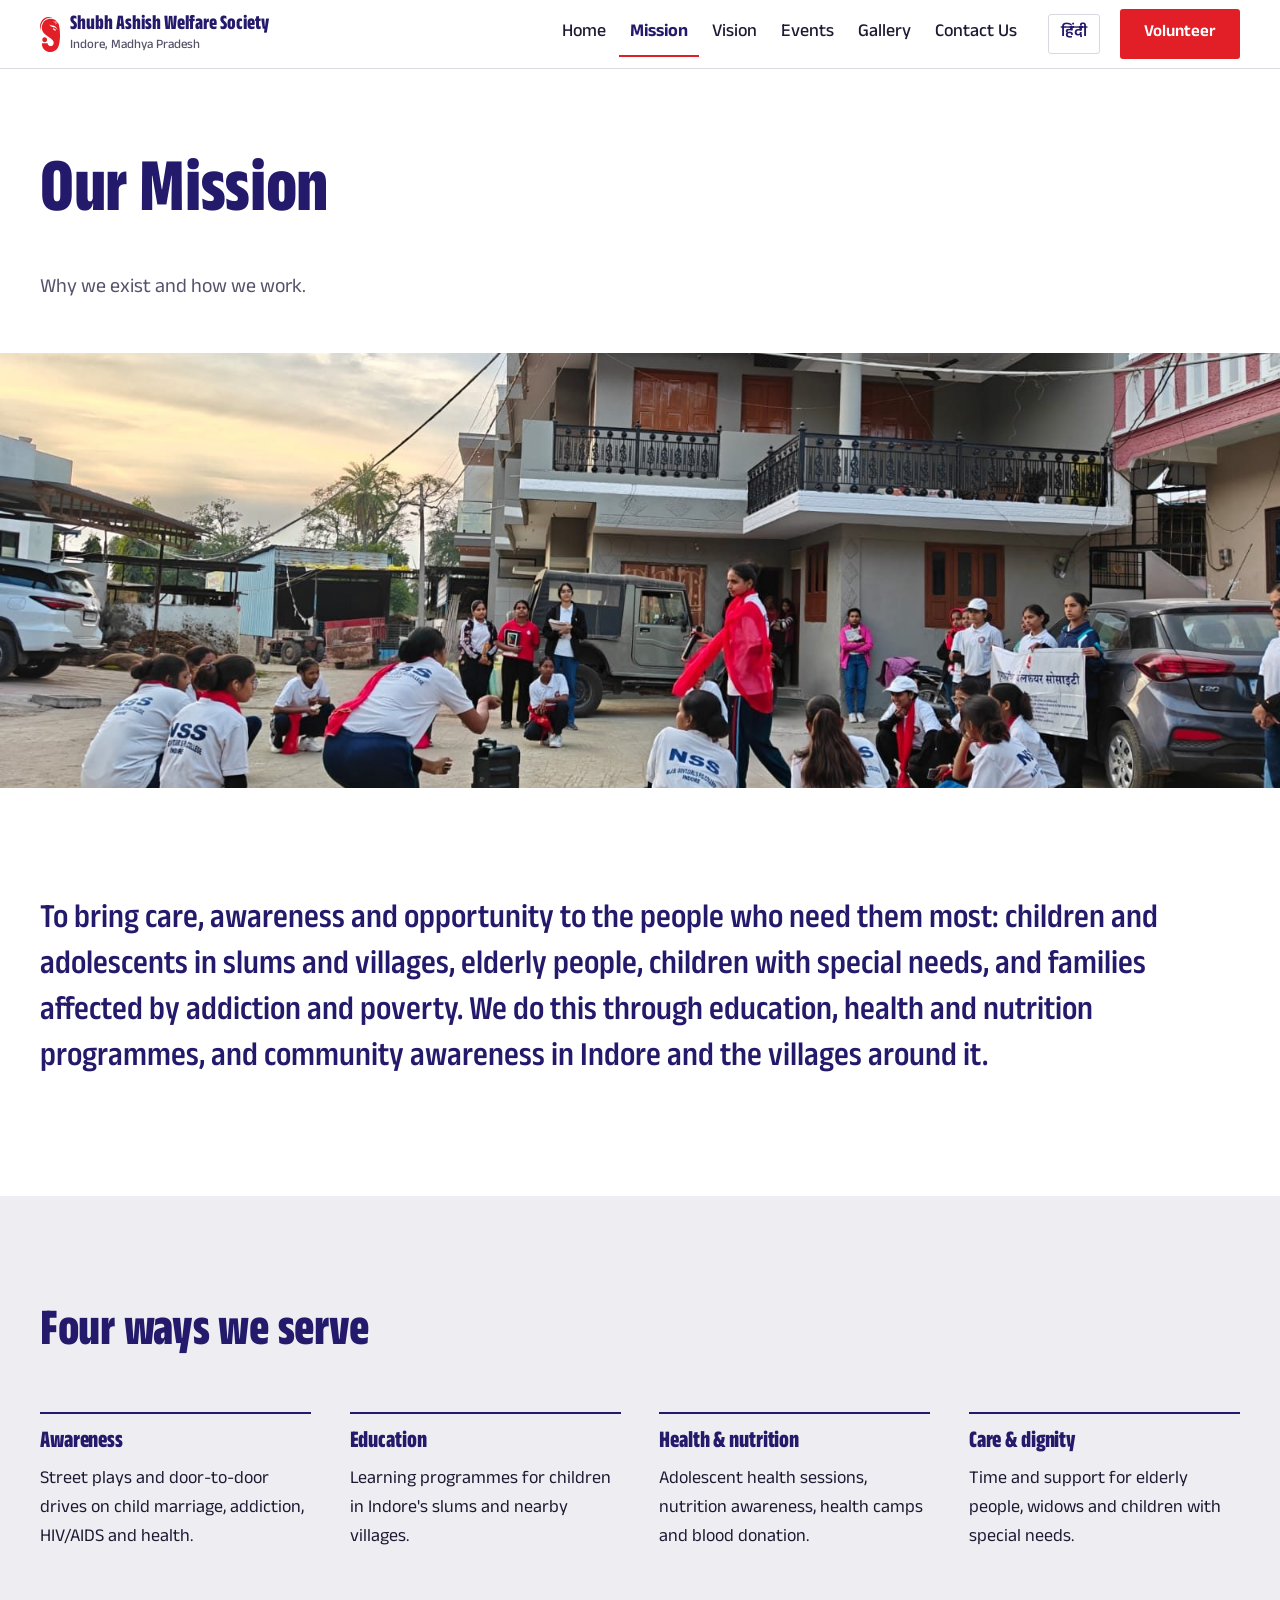
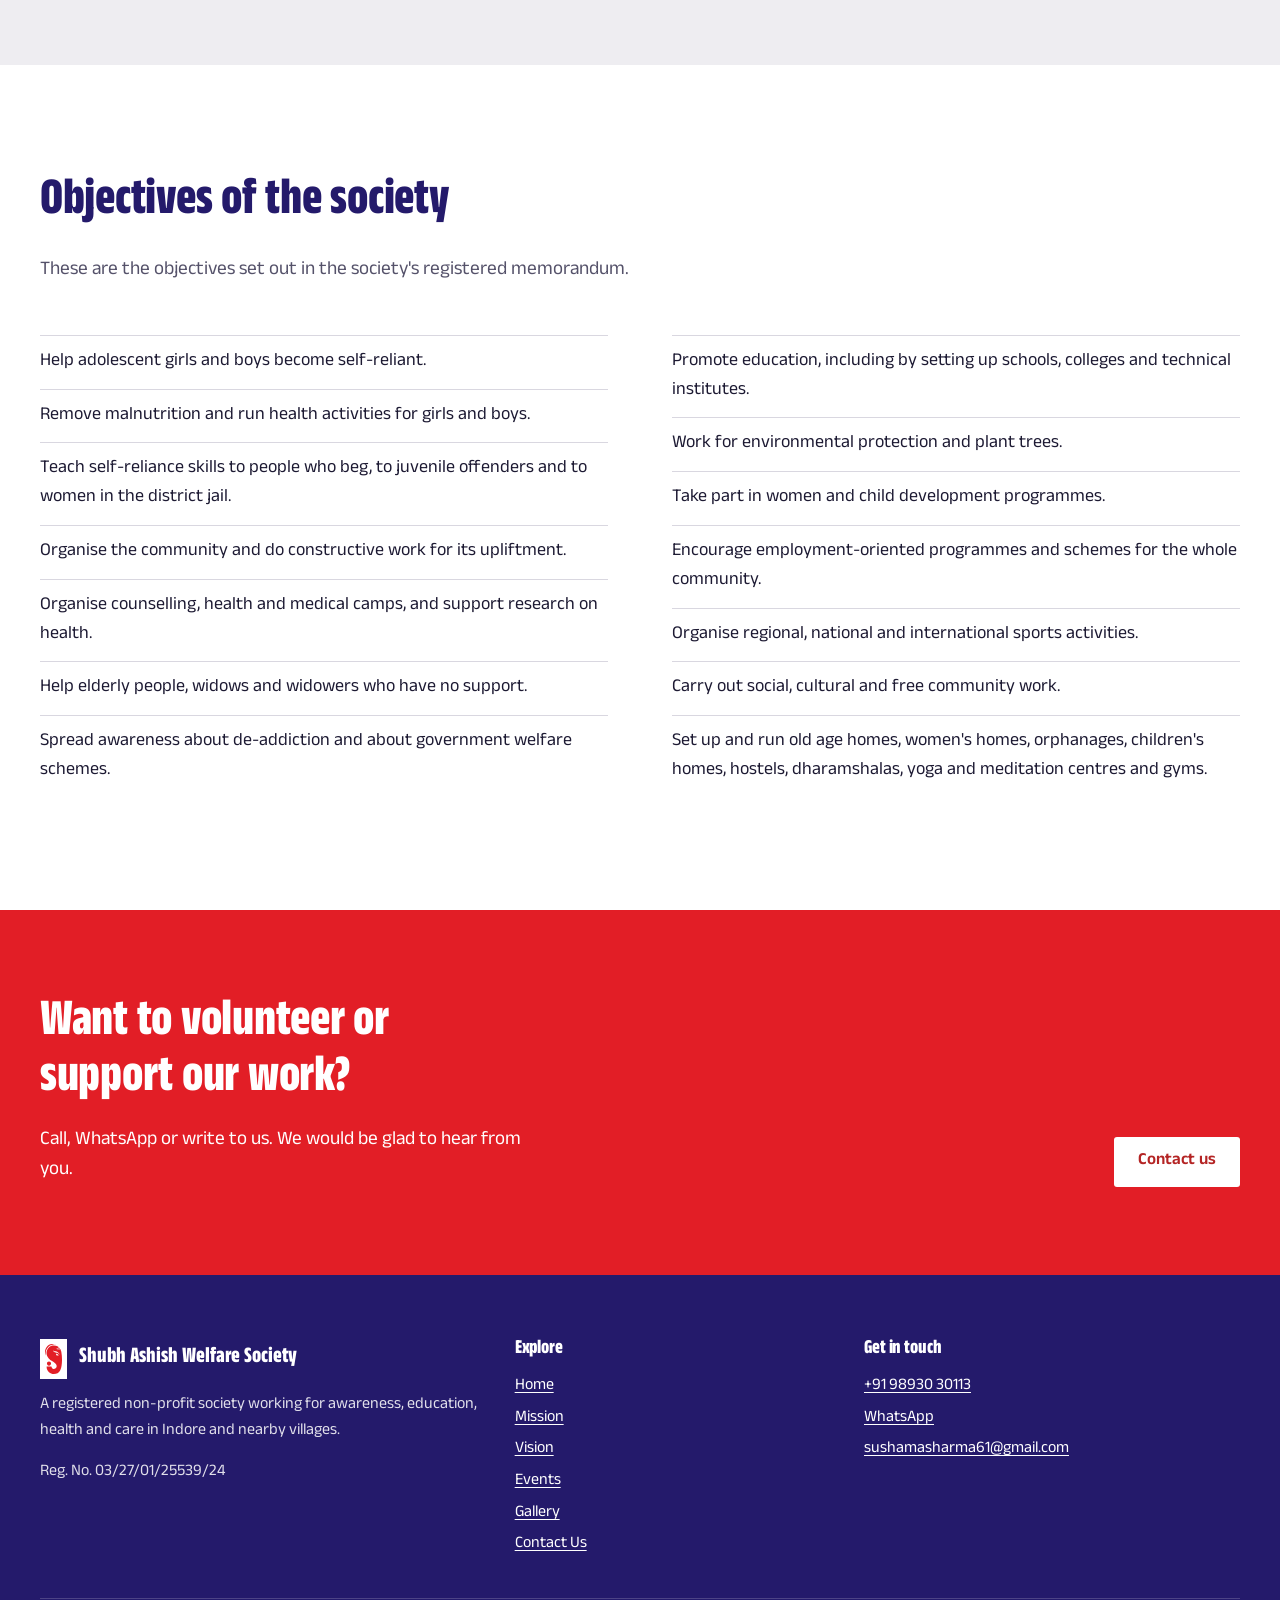
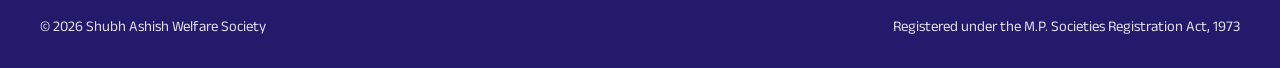
<file: mission.html>
<!doctype html>
<html lang="en">
<head>
  <meta charset="utf-8">
  <meta name="viewport" content="width=device-width, initial-scale=1">
  <title data-i18n="title.mission">Our Mission | Shubh Ashish Welfare Society</title>
  <meta name="description" content="The mission and registered objectives of Shubh Ashish Welfare Society, Indore.">
  <link rel="icon" href="images/logo.svg" type="image/svg+xml">
  <link rel="preconnect" href="https://fonts.googleapis.com">
  <link rel="preconnect" href="https://fonts.gstatic.com" crossorigin>
  <link href="https://fonts.googleapis.com/css2?family=Anek+Devanagari:wdth,wght@75..100,400..800&display=swap" rel="stylesheet">
  <link rel="stylesheet" href="css/style.css">
  <script>
    /* Apply the saved language before the page paints, to avoid a flash of English. */
    (function () {
      var lang = new URLSearchParams(location.search).get("lang");
      try { lang = lang || localStorage.getItem("lang"); } catch (e) {}
      if (lang === "hi") {
        var root = document.documentElement;
        root.lang = "hi";
        root.classList.add("i18n-pending");
        setTimeout(function () { root.classList.remove("i18n-pending"); }, 1500);
      }
    })();
  </script>
  <script src="js/hi.js" defer></script>
  <script src="js/main.js" defer></script>
</head>
<body>
  <a class="skip-link" href="#main" data-i18n="skip">Skip to content</a>
  <header class="site-header">
    <div class="container header-inner">
      <a class="brand" href="index.html">
        <img src="images/logo.svg" alt="" width="20" height="35">
        <span class="brand-name"><span data-i18n="brand.name">Shubh Ashish Welfare Society</span>
          <small data-i18n="brand.place">Indore, Madhya Pradesh</small></span>
      </a>
      <nav class="main-nav" id="main-nav" data-i18n-attr="aria-label:nav.label" aria-label="Main">
        <ul>
          <li><a href="index.html" data-i18n="nav.home">Home</a></li>
          <li><a href="mission.html" aria-current="page" data-i18n="nav.mission">Mission</a></li>
          <li><a href="vision.html" data-i18n="nav.vision">Vision</a></li>
          <li><a href="events.html" data-i18n="nav.events">Events</a></li>
          <li><a href="gallery.html" data-i18n="nav.gallery">Gallery</a></li>
          <li><a href="contact.html" data-i18n="nav.contact">Contact Us</a></li>
        </ul>
      </nav>
      <button class="lang-toggle" type="button" lang="hi" data-i18n="lang.button" data-i18n-attr="aria-label:lang.aria" aria-label="Switch to Hindi">हिंदी</button>
      <a class="btn btn-primary header-cta" href="contact.html?purpose=volunteer" data-i18n="nav.cta">Volunteer</a>
      <button class="nav-toggle" type="button" aria-controls="main-nav" aria-expanded="false" data-i18n-attr="aria-label:nav.menu" aria-label="Menu"><svg viewBox="0 0 24 24" fill="none" stroke="currentColor" stroke-width="2" stroke-linecap="round" stroke-linejoin="round" aria-hidden="true"><path d="M4 6h16M4 12h16M4 18h16"/></svg></button>
    </div>
  </header>

  <main id="main">
    <section class="page-head">
      <div class="container">
        <h1 data-i18n="mission.title">Our Mission</h1>
        <p data-i18n="mission.intro">Why we exist and how we work.</p>
      </div>
    </section>
    <div class="page-band"><img src="images/gallery/full/street-awareness-play-09.jpg" width="1600" height="1200" data-i18n-attr="alt:band.mission" alt="Volunteers perform a street play in a circle between houses"></div>

    <section class="section">
      <div class="container">
        <p data-i18n="mission.statement" class="statement">To bring care, awareness and opportunity to the people who need them most: children and adolescents in slums and villages, elderly people, children with special needs, and families affected by addiction and poverty. We do this through education, health and nutrition programmes, and community awareness in Indore and the villages around it.</p>
      </div>
    </section>

    <section class="section alt">
      <div class="container">
        <div class="section-head">
          <h2 data-i18n="mission.how.title">Four ways we serve</h2>
        </div>
        <div class="grid grid-4">
          <div class="entry">
            <h3 data-i18n="pillar.aware.t">Awareness</h3>
            <p data-i18n="pillar.aware.d">Street plays and door-to-door drives on child marriage, addiction, HIV/AIDS and health.</p>
          </div>
          <div class="entry">
            <h3 data-i18n="pillar.edu.t">Education</h3>
            <p data-i18n="pillar.edu.d">Learning programmes for children in Indore's slums and nearby villages.</p>
          </div>
          <div class="entry">
            <h3 data-i18n="pillar.health.t">Health & nutrition</h3>
            <p data-i18n="pillar.health.d">Adolescent health sessions, nutrition awareness, health camps and blood donation.</p>
          </div>
          <div class="entry">
            <h3 data-i18n="pillar.care.t">Care & dignity</h3>
            <p data-i18n="pillar.care.d">Time and support for elderly people, widows and children with special needs.</p>
          </div>
        </div>
      </div>
    </section>

    <section class="section">
      <div class="container">
        <div class="section-head">
          <h2 data-i18n="mission.obj.title">Objectives of the society</h2>
          <p data-i18n="mission.obj.intro">These are the objectives set out in the society's registered memorandum.</p>
        </div>
        <ol class="objectives">
          <li data-i18n="obj.1">Help adolescent girls and boys become self-reliant.</li>
          <li data-i18n="obj.2">Remove malnutrition and run health activities for girls and boys.</li>
          <li data-i18n="obj.3">Teach self-reliance skills to people who beg, to juvenile offenders and to women in the district jail.</li>
          <li data-i18n="obj.4">Organise the community and do constructive work for its upliftment.</li>
          <li data-i18n="obj.5">Organise counselling, health and medical camps, and support research on health.</li>
          <li data-i18n="obj.6">Help elderly people, widows and widowers who have no support.</li>
          <li data-i18n="obj.7">Spread awareness about de-addiction and about government welfare schemes.</li>
          <li data-i18n="obj.8">Promote education, including by setting up schools, colleges and technical institutes.</li>
          <li data-i18n="obj.9">Work for environmental protection and plant trees.</li>
          <li data-i18n="obj.10">Take part in women and child development programmes.</li>
          <li data-i18n="obj.11">Encourage employment-oriented programmes and schemes for the whole community.</li>
          <li data-i18n="obj.12">Organise regional, national and international sports activities.</li>
          <li data-i18n="obj.13">Carry out social, cultural and free community work.</li>
          <li data-i18n="obj.14">Set up and run old age homes, women's homes, orphanages, children's homes, hostels, dharamshalas, yoga and meditation centres and gyms.</li>
        </ol>
      </div>
    </section>

    <section class="act-band">
      <div class="container act-inner">
        <div>
          <h2 data-i18n="cta.title">Want to volunteer or support our work?</h2>
          <p data-i18n="cta.text">Call, WhatsApp or write to us. We would be glad to hear from you.</p>
        </div>
        <a class="btn btn-light" href="contact.html" data-i18n="cta.button">Contact us</a>
      </div>
    </section>
  </main>

  <footer class="site-footer">
    <div class="container">
      <div class="footer-grid">
        <div>
          <div class="footer-brand"><img src="images/logo.svg" alt="" width="23" height="40"><span data-i18n="brand.name">Shubh Ashish Welfare Society</span></div>
          <p data-i18n="footer.about">A registered non-profit society working for awareness, education, health and care in Indore and nearby villages.</p>
          <p><span data-i18n="reg.short">Reg. No.</span> 03/27/01/25539/24</p>
        </div>
        <div>
          <h3 data-i18n="footer.links">Explore</h3>
          <ul>
            <li><a href="index.html" data-i18n="nav.home">Home</a></li>
            <li><a href="mission.html" data-i18n="nav.mission">Mission</a></li>
            <li><a href="vision.html" data-i18n="nav.vision">Vision</a></li>
            <li><a href="events.html" data-i18n="nav.events">Events</a></li>
            <li><a href="gallery.html" data-i18n="nav.gallery">Gallery</a></li>
            <li><a href="contact.html" data-i18n="nav.contact">Contact Us</a></li>
          </ul>
        </div>
        <div>
          <h3 data-i18n="footer.contact">Get in touch</h3>
          <ul>
            <li><a href="tel:+919893030113">+91 98930 30113</a></li>
            <li><a href="https://wa.me/919893030113" target="_blank" rel="noopener">WhatsApp</a></li>
            <li><a href="mailto:sushamasharma61@gmail.com">sushamasharma61@gmail.com</a></li>
          </ul>
        </div>
      </div>
      <div class="footer-bottom">
        <span>&copy; <span data-year></span> <span data-i18n="brand.name">Shubh Ashish Welfare Society</span></span>
        <span data-i18n="footer.act">Registered under the M.P. Societies Registration Act, 1973</span>
      </div>
    </div>
  </footer>
</body>
</html>
</file>
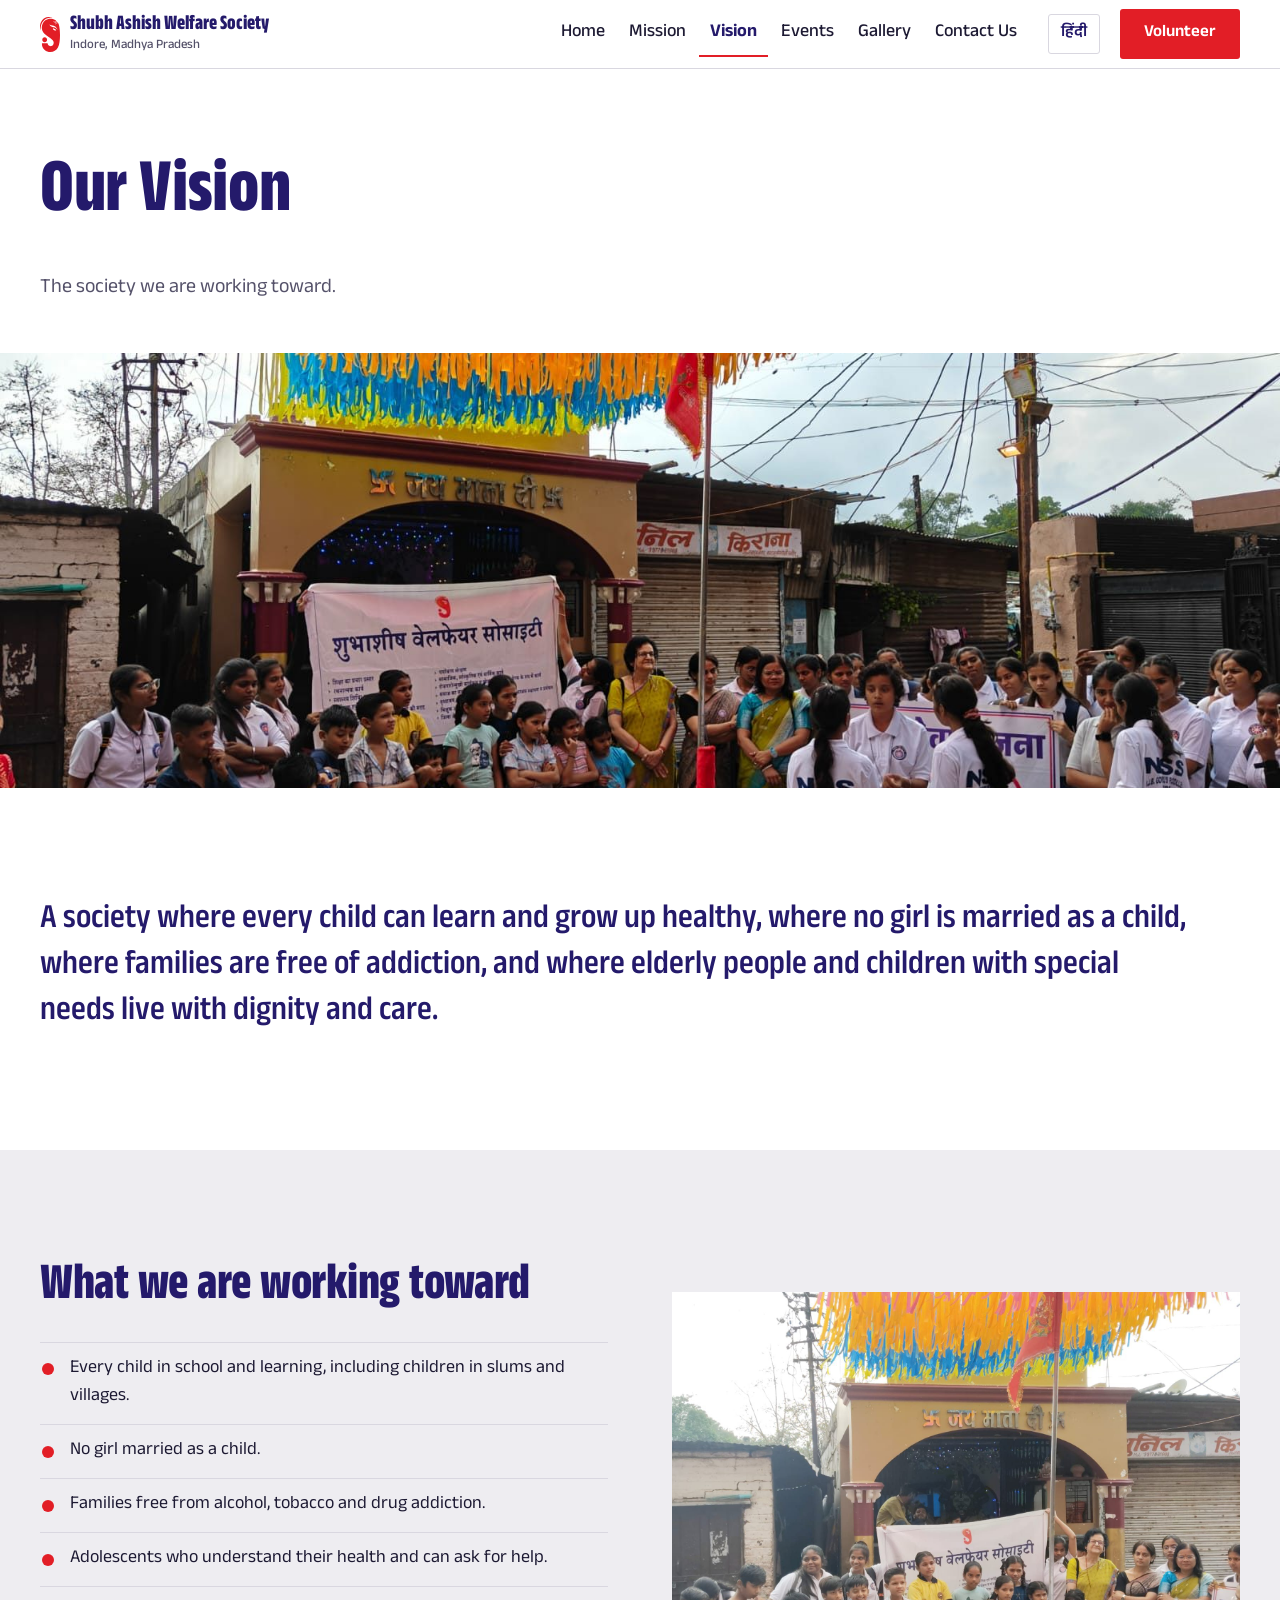
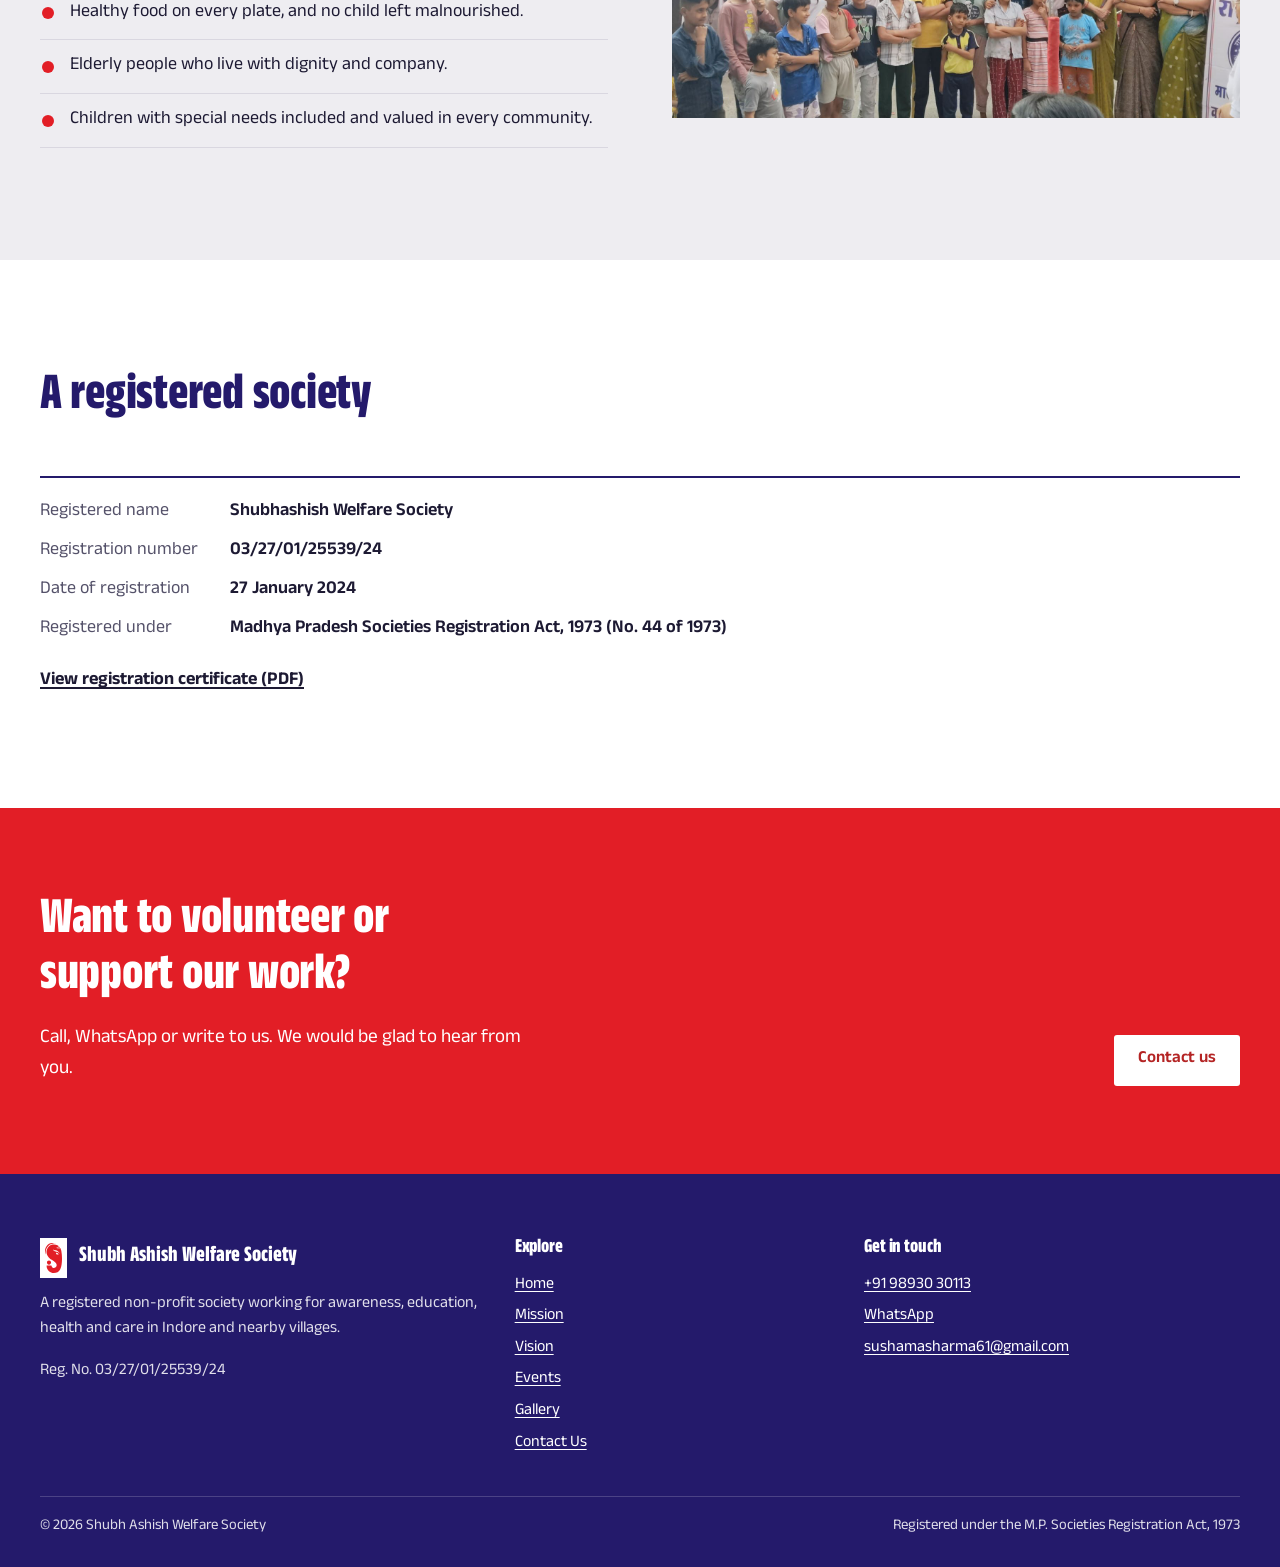
<file: vision.html>
<!doctype html>
<html lang="en">
<head>
  <meta charset="utf-8">
  <meta name="viewport" content="width=device-width, initial-scale=1">
  <title data-i18n="title.vision">Our Vision | Shubh Ashish Welfare Society</title>
  <meta name="description" content="The vision of Shubh Ashish Welfare Society, Indore, and its registration details.">
  <link rel="icon" href="images/logo.svg" type="image/svg+xml">
  <link rel="preconnect" href="https://fonts.googleapis.com">
  <link rel="preconnect" href="https://fonts.gstatic.com" crossorigin>
  <link href="https://fonts.googleapis.com/css2?family=Anek+Devanagari:wdth,wght@75..100,400..800&display=swap" rel="stylesheet">
  <link rel="stylesheet" href="css/style.css">
  <script>
    /* Apply the saved language before the page paints, to avoid a flash of English. */
    (function () {
      var lang = new URLSearchParams(location.search).get("lang");
      try { lang = lang || localStorage.getItem("lang"); } catch (e) {}
      if (lang === "hi") {
        var root = document.documentElement;
        root.lang = "hi";
        root.classList.add("i18n-pending");
        setTimeout(function () { root.classList.remove("i18n-pending"); }, 1500);
      }
    })();
  </script>
  <script src="js/hi.js" defer></script>
  <script src="js/main.js" defer></script>
</head>
<body>
  <a class="skip-link" href="#main" data-i18n="skip">Skip to content</a>
  <header class="site-header">
    <div class="container header-inner">
      <a class="brand" href="index.html">
        <img src="images/logo.svg" alt="" width="20" height="35">
        <span class="brand-name"><span data-i18n="brand.name">Shubh Ashish Welfare Society</span>
          <small data-i18n="brand.place">Indore, Madhya Pradesh</small></span>
      </a>
      <nav class="main-nav" id="main-nav" data-i18n-attr="aria-label:nav.label" aria-label="Main">
        <ul>
          <li><a href="index.html" data-i18n="nav.home">Home</a></li>
          <li><a href="mission.html" data-i18n="nav.mission">Mission</a></li>
          <li><a href="vision.html" aria-current="page" data-i18n="nav.vision">Vision</a></li>
          <li><a href="events.html" data-i18n="nav.events">Events</a></li>
          <li><a href="gallery.html" data-i18n="nav.gallery">Gallery</a></li>
          <li><a href="contact.html" data-i18n="nav.contact">Contact Us</a></li>
        </ul>
      </nav>
      <button class="lang-toggle" type="button" lang="hi" data-i18n="lang.button" data-i18n-attr="aria-label:lang.aria" aria-label="Switch to Hindi">हिंदी</button>
      <a class="btn btn-primary header-cta" href="contact.html?purpose=volunteer" data-i18n="nav.cta">Volunteer</a>
      <button class="nav-toggle" type="button" aria-controls="main-nav" aria-expanded="false" data-i18n-attr="aria-label:nav.menu" aria-label="Menu"><svg viewBox="0 0 24 24" fill="none" stroke="currentColor" stroke-width="2" stroke-linecap="round" stroke-linejoin="round" aria-hidden="true"><path d="M4 6h16M4 12h16M4 18h16"/></svg></button>
    </div>
  </header>

  <main id="main">
    <section class="page-head">
      <div class="container">
        <h1 data-i18n="vision.title">Our Vision</h1>
        <p data-i18n="vision.intro">The society we are working toward.</p>
      </div>
    </section>
    <div class="page-band"><img src="images/gallery/full/street-awareness-play-06.jpg" width="1600" height="1200" data-i18n-attr="alt:band.vision" alt="A crowd of children and women around the painted circle at a basti chowk"></div>

    <section class="section">
      <div class="container">
        <p data-i18n="vision.statement" class="statement">A society where every child can learn and grow up healthy, where no girl is married as a child, where families are free of addiction, and where elderly people and children with special needs live with dignity and care.</p>
      </div>
    </section>

    <section class="section alt">
      <div class="container split">
        <div>
          <h2 data-i18n="vision.goals.title">What we are working toward</h2>
          <ul class="check-list">
            <li data-i18n="goal.1">Every child in school and learning, including children in slums and villages.</li>
            <li data-i18n="goal.2">No girl married as a child.</li>
            <li data-i18n="goal.3">Families free from alcohol, tobacco and drug addiction.</li>
            <li data-i18n="goal.4">Adolescents who understand their health and can ask for help.</li>
            <li data-i18n="goal.5">Healthy food on every plate, and no child left malnourished.</li>
            <li data-i18n="goal.6">Elderly people who live with dignity and company.</li>
            <li data-i18n="goal.7">Children with special needs included and valued in every community.</li>
          </ul>
        </div>
        <img src="images/gallery/full/street-awareness-play-02.jpg" width="1600" height="1200" loading="lazy"
             data-i18n-attr="alt:vision.img.alt" alt="Children and women from the neighbourhood gathered for a street play">
      </div>
    </section>

    <section class="section">
      <div class="container">
        <div class="section-head">
          <h2 data-i18n="reg.title">A registered society</h2>
        </div>
        <div class="reg-card">
          <div>
            <dl>
              <dt data-i18n="reg.name.l">Registered name</dt>
              <dd data-i18n="reg.name.v">Shubhashish Welfare Society</dd>
              <dt data-i18n="reg.no.l">Registration number</dt>
              <dd>03/27/01/25539/24</dd>
              <dt data-i18n="reg.date.l">Date of registration</dt>
              <dd data-i18n="reg.date.v">27 January 2024</dd>
              <dt data-i18n="reg.act.l">Registered under</dt>
              <dd data-i18n="reg.act.v">Madhya Pradesh Societies Registration Act, 1973 (No. 44 of 1973)</dd>
            </dl>
            <p style="margin:24px 0 0"><a class="link-strong" href="docs/registration-certificate.pdf" target="_blank" rel="noopener"><span data-i18n="reg.download">View registration certificate (PDF)</span></a></p>
          </div>
        </div>
      </div>
    </section>

    <section class="act-band">
      <div class="container act-inner">
        <div>
          <h2 data-i18n="cta.title">Want to volunteer or support our work?</h2>
          <p data-i18n="cta.text">Call, WhatsApp or write to us. We would be glad to hear from you.</p>
        </div>
        <a class="btn btn-light" href="contact.html" data-i18n="cta.button">Contact us</a>
      </div>
    </section>
  </main>

  <footer class="site-footer">
    <div class="container">
      <div class="footer-grid">
        <div>
          <div class="footer-brand"><img src="images/logo.svg" alt="" width="23" height="40"><span data-i18n="brand.name">Shubh Ashish Welfare Society</span></div>
          <p data-i18n="footer.about">A registered non-profit society working for awareness, education, health and care in Indore and nearby villages.</p>
          <p><span data-i18n="reg.short">Reg. No.</span> 03/27/01/25539/24</p>
        </div>
        <div>
          <h3 data-i18n="footer.links">Explore</h3>
          <ul>
            <li><a href="index.html" data-i18n="nav.home">Home</a></li>
            <li><a href="mission.html" data-i18n="nav.mission">Mission</a></li>
            <li><a href="vision.html" data-i18n="nav.vision">Vision</a></li>
            <li><a href="events.html" data-i18n="nav.events">Events</a></li>
            <li><a href="gallery.html" data-i18n="nav.gallery">Gallery</a></li>
            <li><a href="contact.html" data-i18n="nav.contact">Contact Us</a></li>
          </ul>
        </div>
        <div>
          <h3 data-i18n="footer.contact">Get in touch</h3>
          <ul>
            <li><a href="tel:+919893030113">+91 98930 30113</a></li>
            <li><a href="https://wa.me/919893030113" target="_blank" rel="noopener">WhatsApp</a></li>
            <li><a href="mailto:sushamasharma61@gmail.com">sushamasharma61@gmail.com</a></li>
          </ul>
        </div>
      </div>
      <div class="footer-bottom">
        <span>&copy; <span data-year></span> <span data-i18n="brand.name">Shubh Ashish Welfare Society</span></span>
        <span data-i18n="footer.act">Registered under the M.P. Societies Registration Act, 1973</span>
      </div>
    </div>
  </footer>
</body>
</html>
</file>
<file: css/style.css>
/* Shubh Ashish Welfare Society: site styles
   Direction: the ground work leads. Field photos carry the colour; the interface stays
   white, indigo (the society's banner ink) and one red (the logo and the volunteers' scarves).
   Type: Anek Devanagari throughout. Condensed and heavy for headings, normal width for reading. */

:root {
  --white: #ffffff;
  --concrete: #eeedf1;     /* alternate sections: the grey of the street */
  --line: #d9d7e0;
  --ink: #1d1a33;          /* body text */
  --muted: #55526a;
  --indigo: #241a6b;       /* banner ink: headings, footer, dark bands */
  --indigo-soft: #3a2f8a;
  --red: #e21e26;          /* logo red: the hero tile and main actions only */
  --red-deep: #b42424;
  --haldi: #f4b12e;        /* the painted ground circle: focus on dark backgrounds */

  --font: "Anek Devanagari", "Noto Sans Devanagari", system-ui, sans-serif;
  --max: 1240px;
  --gutter: clamp(16px, 4vw, 40px);
  --radius: 3px;
}

*, *::before, *::after { box-sizing: border-box; }

html { scroll-behavior: smooth; -webkit-text-size-adjust: 100%; }
html.i18n-pending body { opacity: 0; }

body {
  margin: 0;
  background: var(--white);
  color: var(--ink);
  font-family: var(--font);
  font-size: 1.125rem;
  line-height: 1.6;
  font-stretch: 100%;
  transition: opacity 0.15s;
}

img { max-width: 100%; height: auto; display: block; }
a { color: var(--indigo); text-underline-offset: 0.18em; text-decoration-thickness: 1px; }
a:hover { color: var(--red-deep); }

:focus-visible { outline: 3px solid var(--indigo); outline-offset: 3px; }

h1, h2, h3 {
  font-stretch: 75%;
  font-weight: 750;
  line-height: 1.08;
  color: var(--indigo);
  margin: 0 0 0.45em;
  letter-spacing: -0.005em;
}
h1 { font-size: clamp(2.75rem, 6.5vw, 4.75rem); }
h2 { font-size: clamp(2.125rem, 4.4vw, 3.25rem); }
h3 { font-size: 1.5rem; line-height: 1.15; }
:lang(hi) h1, :lang(hi) h2, :lang(hi) h3 { line-height: 1.22; }
p { margin: 0 0 1em; }
.measure { max-width: 62ch; }

.container { width: min(100% - 2 * var(--gutter), var(--max)); margin-inline: auto; }

.skip-link {
  position: absolute; left: -9999px; top: 0;
  background: var(--indigo); color: #fff; padding: 8px 14px; z-index: 100;
}
.skip-link:focus { left: 8px; top: 8px; }

/* ---------- Header ---------- */
.site-header {
  position: sticky; top: 0; z-index: 50;
  background: var(--white);
  border-bottom: 1px solid var(--line);
}
.header-inner {
  display: flex; align-items: center; gap: 12px 20px;
  min-height: 68px;
}
.brand {
  display: flex; align-items: center; gap: 10px;
  text-decoration: none; color: var(--indigo);
  margin-right: auto;
}
.brand img { height: 35px; width: auto; }
.brand-name {
  font-stretch: 75%; font-weight: 750;
  font-size: 1.3rem; line-height: 1;
}
.brand-name small {
  display: block; font-stretch: 100%;
  font-weight: 500; font-size: 0.8rem; color: var(--muted); margin-top: 3px;
}

.main-nav ul {
  list-style: none; margin: 0; padding: 0;
  display: flex; gap: 2px;
}
.main-nav a {
  display: block; padding: 8px 11px;
  text-decoration: none; color: var(--ink); font-weight: 500;
  border-bottom: 2px solid transparent;
}
.main-nav a:hover { color: var(--indigo); border-bottom-color: var(--line); }
.main-nav a[aria-current="page"] { color: var(--indigo); font-weight: 650; border-bottom-color: var(--red); }

.lang-toggle {
  border: 1px solid var(--line); background: var(--white); color: var(--indigo);
  font: 600 0.95rem var(--font);
  padding: 6px 12px; border-radius: var(--radius); cursor: pointer;
  white-space: nowrap;
}
.lang-toggle:hover { border-color: var(--indigo); }

.header-cta { padding: 9px 16px; font-size: 0.98rem; }

.nav-toggle {
  display: none;
  background: none; border: 0; padding: 8px; cursor: pointer;
  color: var(--indigo);
}
.nav-toggle svg { width: 28px; height: 28px; }

@media (max-width: 1060px) {
  .nav-toggle { display: block; order: 4; }
  .lang-toggle { order: 2; }
  .header-cta { order: 3; }
  .main-nav {
    position: absolute; left: 0; right: 0; top: 100%;
    background: var(--white); border-bottom: 1px solid var(--line);
    display: none;
  }
  .main-nav.open { display: block; }
  .main-nav ul { flex-direction: column; padding: 4px var(--gutter) 16px; }
  .main-nav a { padding: 12px 0; border-bottom: 1px solid var(--concrete); }
  .main-nav a[aria-current="page"] { border-bottom-color: var(--concrete); color: var(--red-deep); }
}
@media (max-width: 560px) {
  .brand-name small { display: none; }
  .brand-name { font-size: 1.1rem; }
  .btn.header-cta { display: none; }
}

/* ---------- Buttons ---------- */
.btn {
  display: inline-flex; align-items: center; justify-content: center; gap: 8px;
  padding: 13px 22px; border-radius: var(--radius);
  font: 600 1.05rem/1.2 var(--font); text-decoration: none;
  border: 2px solid transparent; cursor: pointer;
}
.btn svg { flex-shrink: 0; }
.btn-primary { background: var(--red); color: #fff; }
.btn-primary:hover { background: var(--red-deep); color: #fff; }
.btn-light { background: #fff; color: var(--red-deep); }
.btn-light:hover { background: var(--indigo); color: #fff; }
.btn-outline { border-color: var(--indigo); color: var(--indigo); background: transparent; }
.btn-outline:hover { background: var(--indigo); color: #fff; }
.btn-ghost { border-color: currentColor; color: #fff; }
.btn-ghost:hover { background: #fff; color: var(--indigo); }

.link-strong {
  font-weight: 650; color: inherit;
  text-decoration: underline; text-decoration-thickness: 2px;
}

/* ---------- Home: the ground (hero mosaic) ---------- */
.ground {
  display: grid; gap: 4px;
  grid-template-columns: 1.25fr 0.85fr 1fr 1fr;
  grid-template-rows: repeat(3, minmax(170px, 1fr));
  grid-template-areas:
    "call call t1 t2"
    "call call t1 t3"
    "t4   t5   t6 t3";
  min-height: clamp(620px, calc(100vh - 69px), 880px);
  background: var(--white);
  padding: 4px;
}
.ground-call {
  grid-area: call;
  background: var(--red); color: #fff;
  padding: clamp(28px, 4vw, 56px);
  display: flex; flex-direction: column; justify-content: flex-end;
}
.ground-call h1 { color: #fff; margin-bottom: 0.35em; }
.slogan {
  display: block;
  font-size: clamp(3.5rem, min(7.4vw, 10.5vh), 8rem);
  line-height: 1.12; font-weight: 800; font-stretch: 75%;
  letter-spacing: -0.01em;
}
.slogan-sub {
  display: block; margin-top: 0.35em;
  font-size: clamp(1.6rem, 2.6vw, 2.35rem); font-weight: 650; line-height: 1.15;
}
.ground-call .lead { font-size: 1.2rem; max-width: 44ch; margin-bottom: 1.4em; }
.ground-call .actions { display: flex; flex-wrap: wrap; align-items: center; gap: 14px 24px; }
.ground-call .link-strong:hover { color: #fff; text-decoration-thickness: 3px; }
.ground-call :focus-visible { outline-color: var(--haldi); }

.tile { margin: 0; position: relative; overflow: hidden; background: var(--concrete); min-height: 0; }
.tile img { width: 100%; height: 100%; object-fit: cover; }
.tile figcaption {
  position: absolute; left: 0; bottom: 0;
  background: var(--white); color: var(--ink);
  font-size: 0.86rem; font-weight: 500; line-height: 1.3;
  padding: 5px 10px 4px; max-width: calc(100% - 12px);
}
.t1 { grid-area: t1; } .t2 { grid-area: t2; } .t3 { grid-area: t3; }
.t4 { grid-area: t4; } .t5 { grid-area: t5; } .t6 { grid-area: t6; }
.t1 img { object-position: 38% 50%; }
.t3 img { object-position: 50% 50%; }

@media (prefers-reduced-motion: no-preference) {
  .ground > * { animation: lay-down 0.7s cubic-bezier(.2,.7,.2,1) both; }
  .ground > .t1 { animation-delay: 0.08s; }
  .ground > .t2 { animation-delay: 0.16s; }
  .ground > .t3 { animation-delay: 0.24s; }
  .ground > .t6 { animation-delay: 0.32s; }
  .ground > .t5 { animation-delay: 0.40s; }
  .ground > .t4 { animation-delay: 0.48s; }
  @keyframes lay-down {
    from { clip-path: inset(100% 0 0 0); }
    to { clip-path: inset(0 0 0 0); }
  }
}

@media (max-width: 900px) {
  .ground {
    min-height: 0;
    grid-template-columns: 1fr 1fr;
    grid-template-rows: auto;
    grid-template-areas:
      "call call"
      "t1 t2"
      "t3 t4";
  }
  .ground .t5, .ground .t6 { display: none; }
  .tile { aspect-ratio: 4 / 3; }
  .tile figcaption { font-size: 0.78rem; padding: 4px 8px 3px; }
  .ground-call { padding-top: 48px; }
}

/* ---------- Sections ---------- */
.section { padding: clamp(64px, 9vw, 112px) 0; }
.section.alt { background: var(--concrete); }
.section-head { max-width: 760px; margin-bottom: clamp(32px, 4vw, 48px); }
.section-head p { color: var(--muted); font-size: 1.2rem; }

/* Home: field work. One feature (street plays, the core) and three supporting entries. */
.field-feature {
  display: grid; gap: clamp(24px, 4vw, 56px);
  grid-template-columns: 1.5fr 1fr; align-items: end;
  margin-bottom: clamp(48px, 6vw, 72px);
}
.field-feature img { width: 100%; aspect-ratio: 3 / 2; object-fit: cover; }
.field-feature h3 { font-size: clamp(2rem, 3.4vw, 2.75rem); }
.field-list {
  display: grid; gap: clamp(28px, 3vw, 40px);
  grid-template-columns: repeat(3, 1fr);
}
.field-item img { width: 100%; aspect-ratio: 4 / 3; object-fit: cover; margin-bottom: 18px; }
.facts {
  margin: 0 0 1em; display: grid; grid-template-columns: auto 1fr; gap: 4px 16px;
  border-top: 1px solid var(--line); padding-top: 12px; font-size: 1rem;
}
.facts dt { color: var(--muted); }
.facts dd { margin: 0; font-weight: 550; }
@media (max-width: 900px) {
  .field-feature { grid-template-columns: 1fr; }
  .field-list { grid-template-columns: 1fr; }
  .field-item { display: grid; grid-template-columns: minmax(0, 2fr) minmax(0, 3fr); gap: 0 20px; align-items: start; }
  .field-item img { margin-bottom: 0; }
}
@media (max-width: 560px) {
  .field-item { display: block; }
  .field-item img { margin-bottom: 14px; }
}

/* Home: the problems we take on. Big words, plain answers. */
.issues { list-style: none; margin: 0; padding: 0; border-top: 2px solid var(--indigo); }
.issues li {
  display: grid; grid-template-columns: minmax(0, 1fr) minmax(0, 1fr);
  gap: 8px clamp(24px, 4vw, 48px); align-items: baseline;
  padding: clamp(18px, 2.4vw, 28px) 0;
  border-bottom: 1px solid var(--line);
}
.issue-name {
  font-stretch: 75%; font-weight: 750; color: var(--indigo);
  font-size: clamp(1.9rem, 4vw, 3rem); line-height: 1.1;
}
.issue-answer { margin: 0; max-width: 44ch; font-size: 1.2rem; }
@media (max-width: 700px) { .issues li { grid-template-columns: 1fr; } }

/* Home: ways to join. Three columns divided by rules, not boxes. */
.join {
  display: grid; grid-template-columns: repeat(3, 1fr);
  border-top: 2px solid var(--indigo);
}
.join-way {
  padding: 28px clamp(20px, 3vw, 36px) 8px 0;
  display: flex; flex-direction: column;
}
.join-way + .join-way { border-left: 1px solid var(--line); padding-left: clamp(20px, 3vw, 36px); }
.join-way h3 { font-size: clamp(1.75rem, 2.6vw, 2.25rem); }
.join-way p { flex: 1; }
.join-way .btn { align-self: flex-start; }
.join-direct {
  margin-top: clamp(40px, 5vw, 56px); font-size: 1.2rem;
  display: flex; flex-wrap: wrap; gap: 8px 28px; align-items: baseline;
}
.join-direct a { font-weight: 650; }
@media (max-width: 860px) {
  .join { grid-template-columns: 1fr; }
  .join-way { padding: 24px 0; border-bottom: 1px solid var(--line); }
  .join-way + .join-way { border-left: 0; padding-left: 0; }
}

/* Roots: who we are + registration */
.roots {
  display: grid; gap: clamp(32px, 5vw, 72px);
  grid-template-columns: 1fr 1fr; align-items: start;
}
.roots img { width: 100%; aspect-ratio: 4 / 3; object-fit: cover; }
@media (max-width: 860px) { .roots { grid-template-columns: 1fr; } }

.reg-list {
  margin: 28px 0 0; display: grid; grid-template-columns: auto 1fr; gap: 6px 20px;
  font-size: 1rem; border-top: 1px solid var(--line); padding-top: 16px;
}
.reg-list dt { color: var(--muted); }
.reg-list dd { margin: 0; font-weight: 550; }
@media (max-width: 520px) {
  .reg-list { grid-template-columns: 1fr; gap: 0; }
  .reg-list dd { margin-bottom: 10px; }
}

/* ---------- Inner pages ---------- */
.page-head { padding: clamp(48px, 7vw, 88px) 0 clamp(32px, 4vw, 48px); }
.page-head h1 { max-width: 18ch; }
.page-head p { font-size: 1.25rem; color: var(--muted); max-width: 52ch; margin: 0; }
.page-band { height: clamp(220px, 34vw, 440px); overflow: hidden; background: var(--concrete); }
.page-band img { width: 100%; height: 100%; object-fit: cover; }

.statement {
  font-stretch: 87.5%; font-weight: 550;
  font-size: clamp(1.5rem, 2.8vw, 2.125rem);
  line-height: 1.35; color: var(--indigo);
  max-width: 34em; margin: 0;
}
:lang(hi) .statement { line-height: 1.5; }

.grid { display: grid; gap: clamp(24px, 3vw, 40px); }
.grid-2 { grid-template-columns: repeat(auto-fit, minmax(min(100%, 360px), 1fr)); }
.grid-3 { grid-template-columns: repeat(auto-fit, minmax(min(100%, 300px), 1fr)); }
.grid-4 { grid-template-columns: repeat(auto-fit, minmax(min(100%, 230px), 1fr)); }

/* A ruled entry: a top rule instead of a box */
.entry { border-top: 2px solid var(--indigo); padding-top: 16px; }
.entry h3 { margin-bottom: 0.35em; }
.entry p:last-child { margin-bottom: 0; }

.split {
  display: grid; gap: clamp(32px, 5vw, 72px); align-items: center;
  grid-template-columns: 1fr 1fr;
}
@media (max-width: 860px) { .split { grid-template-columns: 1fr; } }

.check-list { list-style: none; padding: 0; margin: 0; border-top: 1px solid var(--line); }
.check-list li {
  position: relative; padding: 12px 0 12px 30px; border-bottom: 1px solid var(--line);
}
.check-list li::before {
  content: ""; position: absolute; left: 2px; top: 1.15em;
  width: 12px; height: 12px; border-radius: 50%;
  background: var(--red);
}

.objectives {
  list-style: none; padding: 0; margin: 0;
  columns: 2 340px; column-gap: clamp(32px, 5vw, 72px);
}
.objectives li {
  break-inside: avoid; padding: 12px 0; border-top: 1px solid var(--line);
}

/* ---------- Registration ---------- */
.reg-card dl { margin: 0; display: grid; grid-template-columns: auto 1fr; gap: 10px 32px; border-top: 2px solid var(--indigo); padding-top: 20px; }
.reg-card dt { color: var(--muted); }
.reg-card dd { margin: 0; font-weight: 600; }
@media (max-width: 600px) {
  .reg-card dl { grid-template-columns: 1fr; gap: 0; }
  .reg-card dd { margin-bottom: 12px; }
}

/* ---------- Events ---------- */
.event-row {
  display: grid; gap: clamp(24px, 4vw, 56px);
  grid-template-columns: minmax(0, 1.3fr) minmax(0, 1fr); align-items: center;
  padding: clamp(32px, 4vw, 48px) 0; border-top: 1px solid var(--line);
}
.event-row:first-child { border-top: 0; padding-top: 0; }
.event-row img { width: 100%; aspect-ratio: 3 / 2; object-fit: cover; }
.event-row h3 { font-size: clamp(1.75rem, 3vw, 2.375rem); }
@media (max-width: 820px) { .event-row { grid-template-columns: 1fr; } }

/* ---------- Gallery ---------- */
.filters { display: flex; flex-wrap: wrap; gap: 4px 24px; margin-bottom: 32px; border-bottom: 1px solid var(--line); }
.filter-btn {
  border: 0; border-bottom: 3px solid transparent; background: none; color: var(--ink);
  padding: 10px 0 9px; margin-bottom: -1px; cursor: pointer;
  font: 500 1.02rem var(--font);
}
.filter-btn:hover { color: var(--indigo); border-bottom-color: var(--line); }
.filter-btn[aria-pressed="true"] { color: var(--indigo); font-weight: 650; border-bottom-color: var(--red); }
.filter-btn .count { color: var(--muted); margin-left: 4px; font-weight: 400; }

.gallery {
  display: grid; gap: 4px;
  grid-template-columns: repeat(auto-fill, minmax(min(100%, 260px), 1fr));
}
.gallery figure { margin: 0; position: relative; }
.gallery button {
  display: block; width: 100%; padding: 0; border: 0; cursor: zoom-in;
  overflow: hidden; background: var(--concrete);
}
.gallery img { width: 100%; aspect-ratio: 4 / 3; object-fit: cover; }
.gallery figcaption {
  position: absolute; left: 0; bottom: 0; pointer-events: none;
  background: var(--white); font-size: 0.84rem; padding: 4px 9px 3px; line-height: 1.3;
}
.gallery [hidden] { display: none; }

.lightbox {
  border: 0; padding: 0; background: transparent;
  max-width: 100vw; max-height: 100vh; width: 100vw; height: 100vh;
}
.lightbox::backdrop { background: rgba(20, 15, 56, 0.94); }
.lightbox-inner {
  height: 100%; display: flex; flex-direction: column;
  align-items: center; justify-content: center; padding: 56px 72px 24px;
}
.lightbox img { max-width: 100%; max-height: calc(100vh - 140px); object-fit: contain; }
.lightbox-caption { color: #fff; margin-top: 12px; text-align: center; }
.lb-btn {
  position: absolute; background: rgba(255,255,255,0.12); color: #fff;
  border: 0; width: 48px; height: 48px; border-radius: 50%;
  cursor: pointer; display: grid; place-items: center;
}
.lb-btn:hover { background: rgba(255,255,255,0.25); }
.lb-btn:focus-visible { outline-color: var(--haldi); }
.lb-btn svg { width: 26px; height: 26px; }
.lb-close { top: 14px; right: 14px; }
.lb-prev { left: 12px; top: 50%; transform: translateY(-50%); }
.lb-next { right: 12px; top: 50%; transform: translateY(-50%); }
@media (max-width: 600px) {
  .lightbox-inner { padding: 64px 12px 84px; }
  .lb-prev, .lb-next { top: auto; bottom: 18px; transform: none; }
}

/* ---------- Contact ---------- */
.contact-list { list-style: none; padding: 0; margin: 0; border-top: 2px solid var(--indigo); }
.contact-list li { padding: 16px 0; border-bottom: 1px solid var(--line); }
.contact-list strong { display: block; color: var(--muted); font-weight: 500; font-size: 1rem; }
.contact-list a, .contact-list span { font-size: 1.25rem; font-weight: 600; word-break: break-word; }

.form-panel { background: var(--concrete); padding: clamp(24px, 4vw, 40px); }
form .field { margin-bottom: 18px; }
form label { display: block; font-weight: 600; margin-bottom: 6px; }
form input, form textarea, form select {
  width: 100%; padding: 12px 14px; border-radius: var(--radius);
  border: 1px solid #b9b6c6; background: var(--white);
  font: inherit; color: inherit;
}
form input:focus-visible, form textarea:focus-visible, form select:focus-visible {
  outline: 3px solid var(--indigo); outline-offset: 0; border-color: var(--indigo);
}
form textarea { min-height: 140px; resize: vertical; }
.form-note { font-size: 0.95rem; color: var(--muted); margin-top: 12px; }
.form-error { color: var(--red-deep); font-weight: 600; }
.form-actions { display: flex; flex-wrap: wrap; gap: 12px; }

.map-frame { width: 100%; height: 360px; border: 0; display: block; }

/* ---------- Call to act (shared) ---------- */
.act-band { background: var(--red); color: #fff; padding: clamp(48px, 7vw, 88px) 0; }
.act-inner { display: flex; flex-wrap: wrap; gap: 24px 48px; align-items: flex-end; justify-content: space-between; }
.act-band h2 { color: #fff; max-width: 18ch; margin-bottom: 0.3em; }
.act-band p { margin: 0; font-size: 1.2rem; max-width: 46ch; }
.act-band :focus-visible { outline-color: var(--haldi); }

/* ---------- Footer ---------- */
.site-footer {
  background: var(--indigo); color: rgba(255,255,255,0.86);
  padding: 64px 0 28px; font-size: 1rem;
}
.site-footer a { color: #fff; }
.site-footer a:hover { color: var(--haldi); }
.site-footer :focus-visible { outline-color: var(--haldi); }
.footer-grid {
  display: grid; gap: 36px;
  grid-template-columns: 1.4fr 1fr 1.2fr;
}
@media (max-width: 820px) { .footer-grid { grid-template-columns: 1fr; } }
.site-footer h3 { color: #fff; font-size: 1.25rem; margin-bottom: 12px; }
.site-footer ul { list-style: none; padding: 0; margin: 0; display: grid; gap: 6px; }
.footer-brand { display: flex; gap: 12px; align-items: center; margin-bottom: 14px; }
.footer-brand img { height: 40px; width: auto; background: #fff; padding: 5px; }
.footer-brand span { font-stretch: 75%; font-weight: 750; font-size: 1.4rem; color: #fff; }
.footer-bottom {
  border-top: 1px solid rgba(255,255,255,0.18);
  margin-top: 40px; padding-top: 18px; font-size: 0.92rem;
  display: flex; flex-wrap: wrap; gap: 8px 24px; justify-content: space-between;
}
</file>
